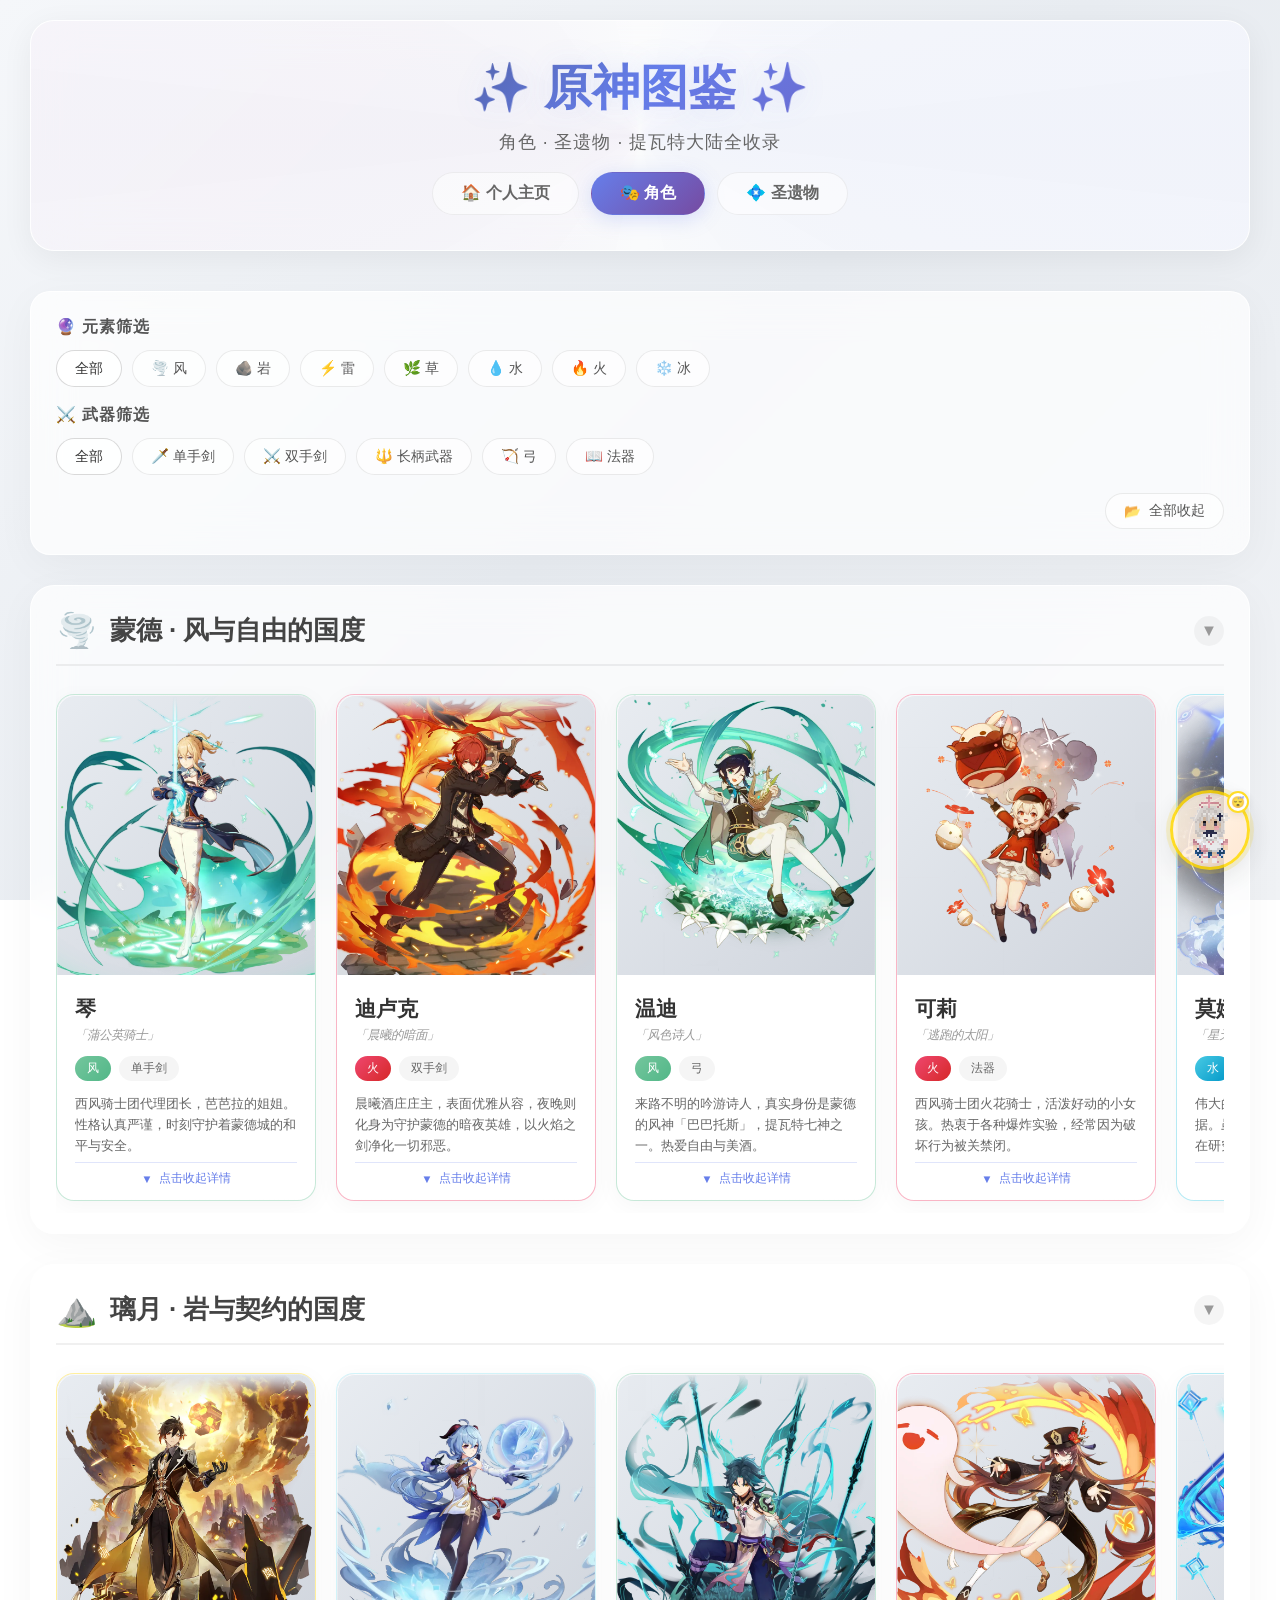
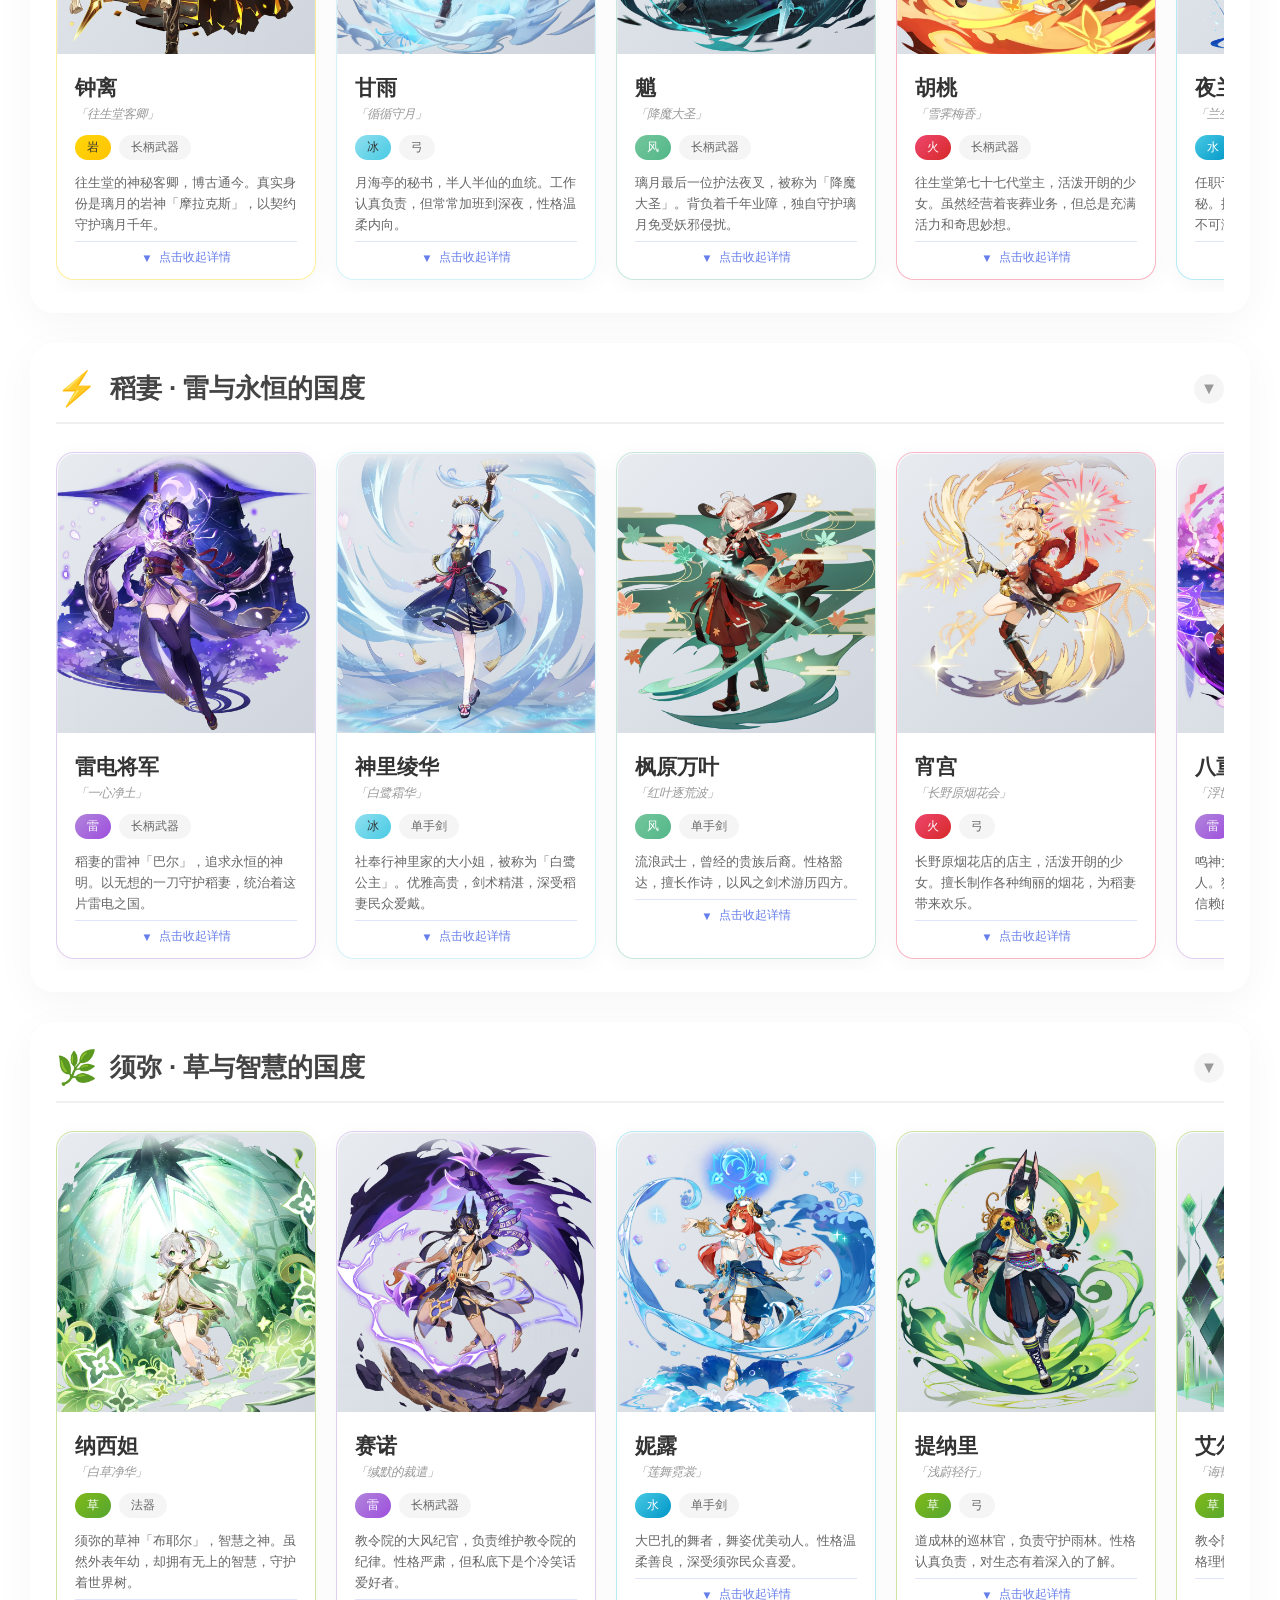
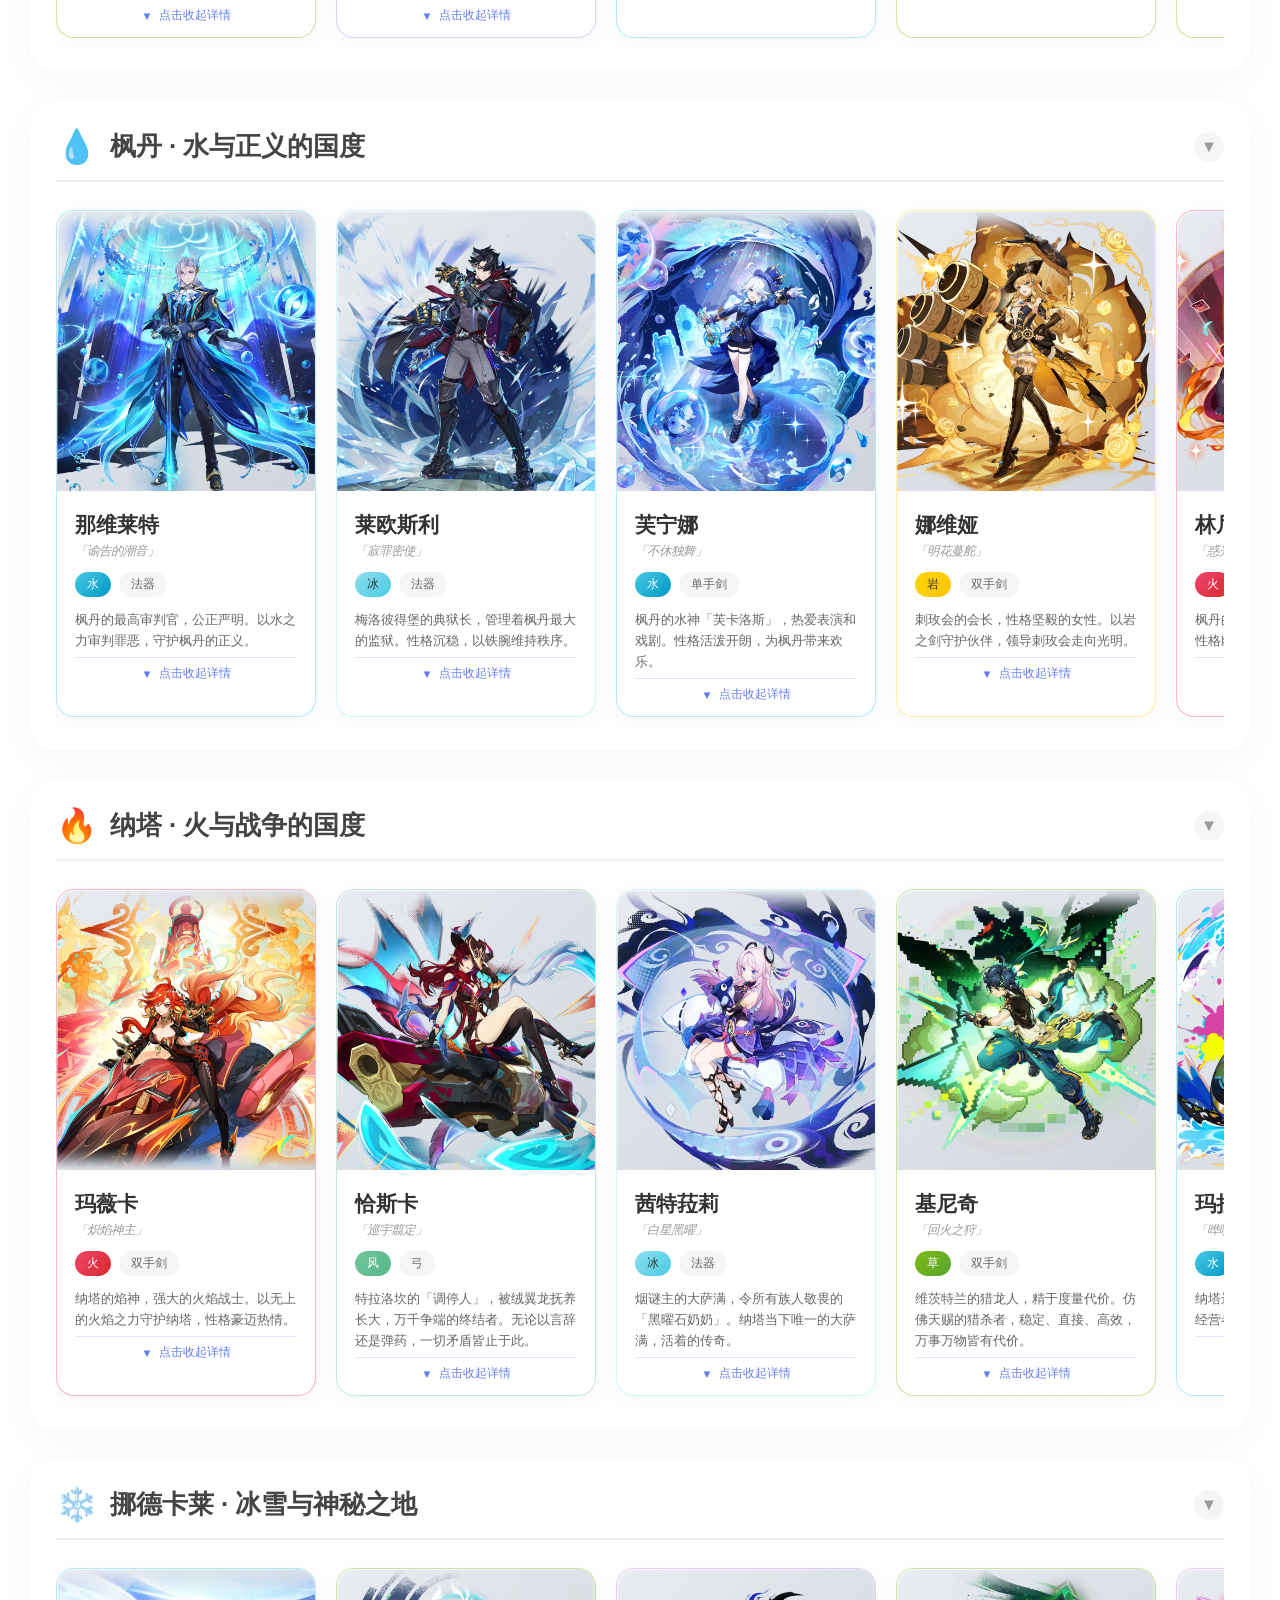
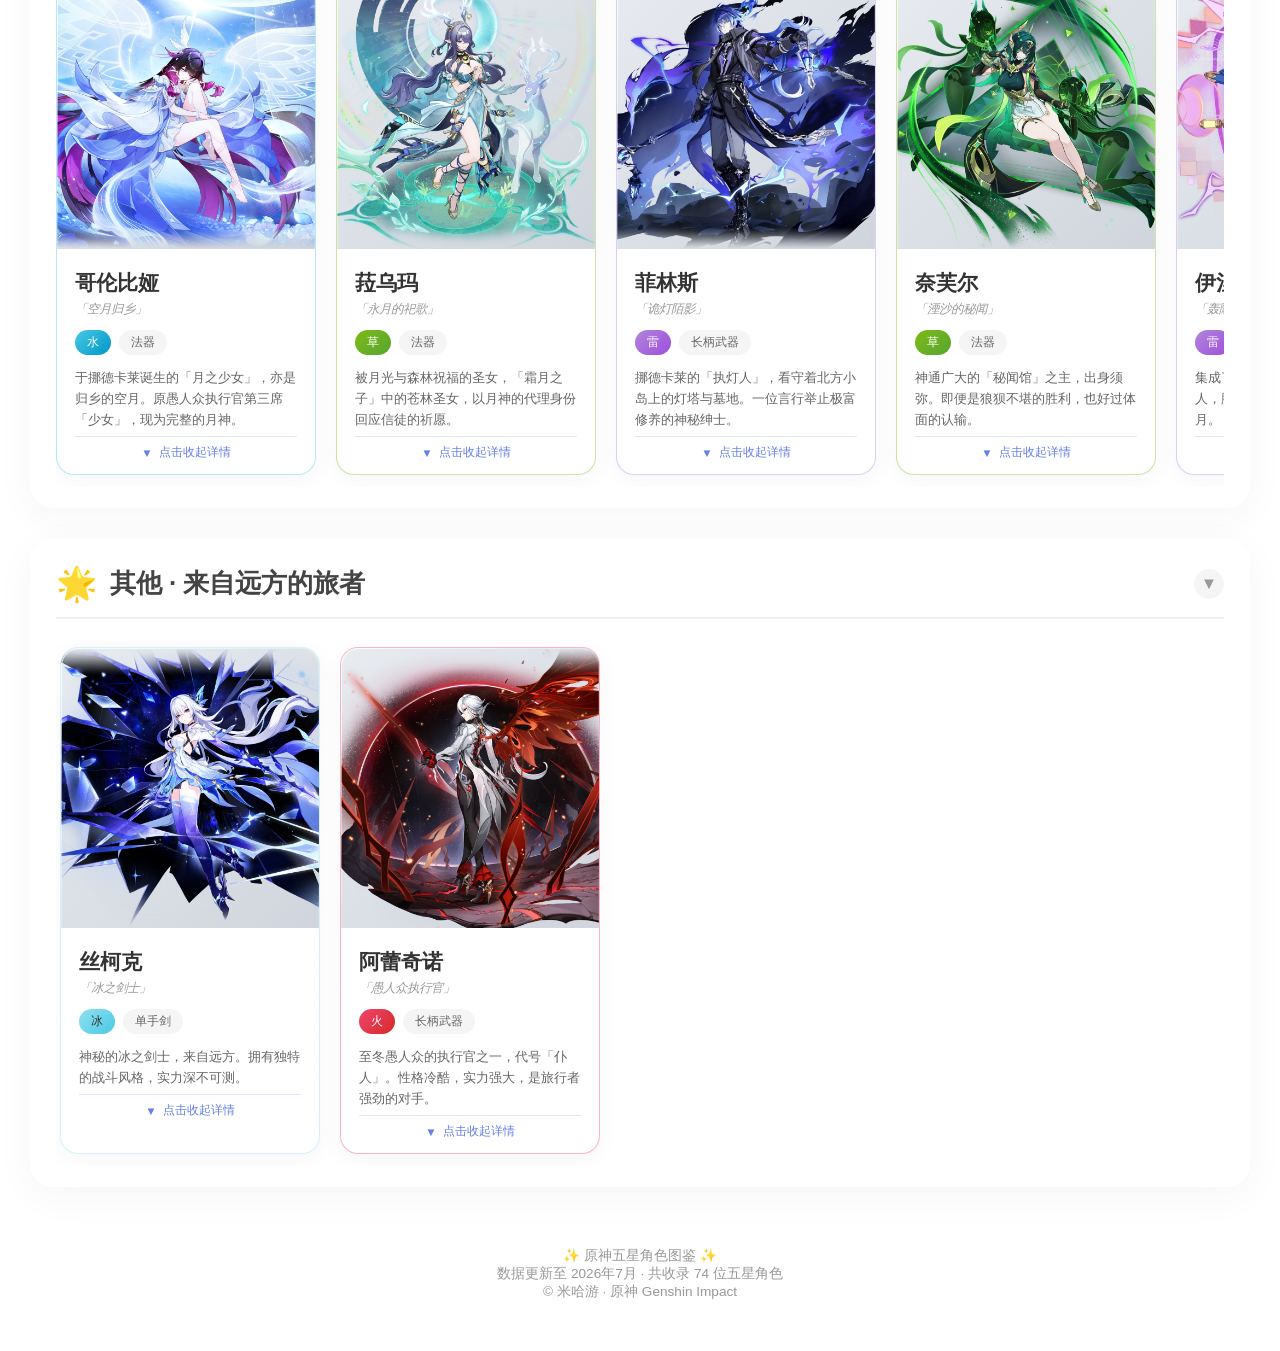
<file: genshin/index.html>
<!DOCTYPE html>
<html lang="zh-CN">
<head>
    <meta charset="UTF-8">
    <meta name="viewport" content="width=device-width, initial-scale=1.0">
    <title>原神图鉴 · 角色</title>
    <link rel="stylesheet" href="../css/style.css">
</head>
<body>
    <div class="container">
        <header>
            <h1>✨ 原神图鉴 ✨</h1>
            <p class="subtitle">角色 · 圣遗物 · 提瓦特大陆全收录</p>
            <div class="nav-tabs">
                <a href="../index.html" class="nav-tab">🏠 个人主页</a>
                <a href="index.html" class="nav-tab active">🎭 角色</a>
                <a href="artifacts.html" class="nav-tab">💠 圣遗物</a>
            </div>
        </header>

        <!-- 筛选区域 -->
        <section class="filter-section">
            <div class="filter-group">
                <span class="filter-label">🔮 元素筛选</span>
                <div class="filter-buttons">
                    <button class="filter-btn reset-btn active" data-filter="all" data-type="element">全部</button>
                    <button class="filter-btn" data-filter="anemo" data-type="element">🌪️ 风</button>
                    <button class="filter-btn" data-filter="geo" data-type="element">🪨 岩</button>
                    <button class="filter-btn" data-filter="electro" data-type="element">⚡ 雷</button>
                    <button class="filter-btn" data-filter="dendro" data-type="element">🌿 草</button>
                    <button class="filter-btn" data-filter="hydro" data-type="element">💧 水</button>
                    <button class="filter-btn" data-filter="pyro" data-type="element">🔥 火</button>
                    <button class="filter-btn" data-filter="cryo" data-type="element">❄️ 冰</button>
                </div>
            </div>
            <div class="filter-group">
                <span class="filter-label">⚔️ 武器筛选</span>
                <div class="filter-buttons">
                    <button class="filter-btn reset-btn active" data-filter="all" data-type="weapon">全部</button>
                    <button class="filter-btn" data-filter="单手剑" data-type="weapon">🗡️ 单手剑</button>
                    <button class="filter-btn" data-filter="双手剑" data-type="weapon">⚔️ 双手剑</button>
                    <button class="filter-btn" data-filter="长柄武器" data-type="weapon">🔱 长柄武器</button>
                    <button class="filter-btn" data-filter="弓" data-type="weapon">🏹 弓</button>
                    <button class="filter-btn" data-filter="法器" data-type="weapon">📖 法器</button>
                </div>
            </div>
            <div class="filter-actions">
                <button class="toggle-all-btn" id="toggleAllBtn"><span>📂</span> 全部收起</button>
            </div>
        </section>

        <div class="no-results">😢 没有符合条件的角色</div>

        <!-- 蒙德 -->
        <section class="region-section">
            <h2 class="region-title">
                <span class="region-icon">🌪️</span>
                <span>蒙德 · 风与自由的国度</span>
                <span class="region-toggle"><span class="region-toggle-icon">▼</span></span>
            </h2>
            <div class="region-content">
            <div class="scroll-wrapper">
                <button class="scroll-arrow left">‹</button>
                <div class="characters-scroll">
                <div class="character-card" data-element="anemo" data-weapon="单手剑">
                    <img class="character-image" src="../images/琴.webp" alt="琴">
                    <div class="character-info">
                        <div class="character-name">琴</div>
                        <div class="character-title">「蒲公英骑士」</div>
                        <div class="character-meta">
                            <span class="meta-tag element-tag element-anemo">风</span>
                            <span class="meta-tag weapon-tag">单手剑</span>
                        </div>
                        <div class="character-desc">西风骑士团代理团长，芭芭拉的姐姐。性格认真严谨，时刻守护着蒙德城的和平与安全。</div>
                        <div class="card-expand-hint"><span class="hint-icon">▼</span> <span class="hint-text">点击收起详情</span></div>
                    </div>
                </div>

                <div class="character-card" data-element="pyro" data-weapon="双手剑">
                    <img class="character-image" src="../images/迪卢克.webp" alt="迪卢克">
                    <div class="character-info">
                        <div class="character-name">迪卢克</div>
                        <div class="character-title">「晨曦的暗面」</div>
                        <div class="character-meta">
                            <span class="meta-tag element-tag element-pyro">火</span>
                            <span class="meta-tag weapon-tag">双手剑</span>
                        </div>
                        <div class="character-desc">晨曦酒庄庄主，表面优雅从容，夜晚则化身为守护蒙德的暗夜英雄，以火焰之剑净化一切邪恶。</div>
                        <div class="card-expand-hint"><span class="hint-icon">▼</span> <span class="hint-text">点击收起详情</span></div>
                    </div>
                </div>

                <div class="character-card" data-element="anemo" data-weapon="弓">
                    <img class="character-image" src="../images/温迪.webp" alt="温迪">
                    <div class="character-info">
                        <div class="character-name">温迪</div>
                        <div class="character-title">「风色诗人」</div>
                        <div class="character-meta">
                            <span class="meta-tag element-tag element-anemo">风</span>
                            <span class="meta-tag weapon-tag">弓</span>
                        </div>
                        <div class="character-desc">来路不明的吟游诗人，真实身份是蒙德的风神「巴巴托斯」，提瓦特七神之一。热爱自由与美酒。</div>
                        <div class="card-expand-hint"><span class="hint-icon">▼</span> <span class="hint-text">点击收起详情</span></div>
                    </div>
                </div>

                <div class="character-card" data-element="pyro" data-weapon="法器">
                    <img class="character-image" src="../images/可莉.webp" alt="可莉">
                    <div class="character-info">
                        <div class="character-name">可莉</div>
                        <div class="character-title">「逃跑的太阳」</div>
                        <div class="character-meta">
                            <span class="meta-tag element-tag element-pyro">火</span>
                            <span class="meta-tag weapon-tag">法器</span>
                        </div>
                        <div class="character-desc">西风骑士团火花骑士，活泼好动的小女孩。热衷于各种爆炸实验，经常因为破坏行为被关禁闭。</div>
                        <div class="card-expand-hint"><span class="hint-icon">▼</span> <span class="hint-text">点击收起详情</span></div>
                    </div>
                </div>

                <div class="character-card" data-element="hydro" data-weapon="法器">
                    <img class="character-image" src="../images/莫娜.webp" alt="莫娜">
                    <div class="character-info">
                        <div class="character-name">莫娜</div>
                        <div class="character-title">「星天水镜」</div>
                        <div class="character-meta">
                            <span class="meta-tag element-tag element-hydro">水</span>
                            <span class="meta-tag weapon-tag">法器</span>
                        </div>
                        <div class="character-desc">伟大的占星术士，博闻强识但生活拮据。虽然才华横溢，却总是因为把钱花在研究上而吃不起饭。</div>
                        <div class="card-expand-hint"><span class="hint-icon">▼</span> <span class="hint-text">点击收起详情</span></div>
                    </div>
                </div>

                <div class="character-card" data-element="cryo" data-weapon="双手剑">
                    <img class="character-image" src="../images/优菈.webp" alt="优菈">
                    <div class="character-info">
                        <div class="character-name">优菈</div>
                        <div class="character-title">「浪沫的旋舞」</div>
                        <div class="character-meta">
                            <span class="meta-tag element-tag element-cryo">冰</span>
                            <span class="meta-tag weapon-tag">双手剑</span>
                        </div>
                        <div class="character-desc">西风骑士团游击小队队长，劳伦斯家族的后裔。虽然出身于旧贵族，却选择了守护蒙德的道路。</div>
                        <div class="card-expand-hint"><span class="hint-icon">▼</span> <span class="hint-text">点击收起详情</span></div>
                    </div>
                </div>

                <div class="character-card" data-element="geo" data-weapon="单手剑">
                    <img class="character-image" src="../images/阿贝多.webp" alt="阿贝多">
                    <div class="character-info">
                        <div class="character-name">阿贝多</div>
                        <div class="character-title">「白垩之子」</div>
                        <div class="character-meta">
                            <span class="meta-tag element-tag element-geo">岩</span>
                            <span class="meta-tag weapon-tag">单手剑</span>
                        </div>
                        <div class="character-desc">西风骑士团首席炼金术士，天才学者。对世间万物充满好奇，致力于探索世界的真理。</div>
                        <div class="card-expand-hint"><span class="hint-icon">▼</span> <span class="hint-text">点击收起详情</span></div>
                    </div>
                </div>

                <div class="character-card" data-element="anemo" data-weapon="双手剑">
                    <img class="character-image" src="../images/法尔伽.webp" alt="法尔伽">
                    <div class="character-info">
                        <div class="character-name">法尔伽</div>
                        <div class="character-title">「北风骑士」</div>
                        <div class="character-meta">
                            <span class="meta-tag element-tag element-anemo">风</span>
                            <span class="meta-tag weapon-tag">双手剑</span>
                        </div>
                        <div class="character-desc">西风骑士团大团长，传说中的北风骑士。率领骑士团远征多年，是蒙德最强大的战士之一。</div>
                        <div class="card-expand-hint"><span class="hint-icon">▼</span> <span class="hint-text">点击收起详情</span></div>
                    </div>
                </div>

                <div class="character-card" data-element="cryo" data-weapon="长柄武器">
                    <img class="character-image" src="../images/洛恩.webp" alt="洛恩">
                    <div class="character-info">
                        <div class="character-name">洛恩</div>
                        <div class="character-title">「恣锐锋镞」</div>
                        <div class="character-meta">
                            <span class="meta-tag element-tag element-cryo">冰</span>
                            <span class="meta-tag weapon-tag">长柄武器</span>
                        </div>
                        <div class="character-desc">西风骑士团远程小队副队长，行事不拘一格，钟情于非常规战术的骑士。战场上执锐疾驰，是最锐利的锋矢。</div>
                        <div class="card-expand-hint"><span class="hint-icon">▼</span> <span class="hint-text">点击收起详情</span></div>
                    </div>
                </div>

                <div class="character-card" data-element="pyro" data-weapon="单手剑">
                    <img class="character-image" src="../images/杜林.webp" alt="杜林">
                    <div class="character-info">
                        <div class="character-name">杜林</div>
                        <div class="character-title">「不熄灭的火」</div>
                        <div class="character-meta">
                            <span class="meta-tag element-tag element-pyro">火</span>
                            <span class="meta-tag weapon-tag">单手剑</span>
                        </div>
                        <div class="character-desc">在魔女M笔下诞生的龙，借助炼金术获得了人类少年的身体，正在努力学习如何作为一名人类生活下去。</div>
                        <div class="card-expand-hint"><span class="hint-icon">▼</span> <span class="hint-text">点击收起详情</span></div>
                    </div>
                </div>
                <button class="scroll-arrow right">›</button>
            </div>
        </div>
        </div>
        </section>

        <!-- 璃月 -->
        <section class="region-section">
            <h2 class="region-title">
                <span class="region-icon">⛰️</span>
                <span>璃月 · 岩与契约的国度</span>
                <span class="region-toggle"><span class="region-toggle-icon">▼</span></span>
            </h2>
            <div class="region-content">
            <div class="scroll-wrapper">
                <button class="scroll-arrow left">‹</button>
                <div class="characters-scroll">
                <div class="character-card" data-element="geo" data-weapon="长柄武器">
                    <img class="character-image" src="../images/钟离.webp" alt="钟离">
                    <div class="character-info">
                        <div class="character-name">钟离</div>
                        <div class="character-title">「往生堂客卿」</div>
                        <div class="character-meta">
                            <span class="meta-tag element-tag element-geo">岩</span>
                            <span class="meta-tag weapon-tag">长柄武器</span>
                        </div>
                        <div class="character-desc">往生堂的神秘客卿，博古通今。真实身份是璃月的岩神「摩拉克斯」，以契约守护璃月千年。</div>
                        <div class="card-expand-hint"><span class="hint-icon">▼</span> <span class="hint-text">点击收起详情</span></div>
                    </div>
                </div>

                <div class="character-card" data-element="cryo" data-weapon="弓">
                    <img class="character-image" src="../images/甘雨.webp" alt="甘雨">
                    <div class="character-info">
                        <div class="character-name">甘雨</div>
                        <div class="character-title">「循循守月」</div>
                        <div class="character-meta">
                            <span class="meta-tag element-tag element-cryo">冰</span>
                            <span class="meta-tag weapon-tag">弓</span>
                        </div>
                        <div class="character-desc">月海亭的秘书，半人半仙的血统。工作认真负责，但常常加班到深夜，性格温柔内向。</div>
                        <div class="card-expand-hint"><span class="hint-icon">▼</span> <span class="hint-text">点击收起详情</span></div>
                    </div>
                </div>

                <div class="character-card" data-element="anemo" data-weapon="长柄武器">
                    <img class="character-image" src="../images/魈.webp" alt="魈">
                    <div class="character-info">
                        <div class="character-name">魈</div>
                        <div class="character-title">「降魔大圣」</div>
                        <div class="character-meta">
                            <span class="meta-tag element-tag element-anemo">风</span>
                            <span class="meta-tag weapon-tag">长柄武器</span>
                        </div>
                        <div class="character-desc">璃月最后一位护法夜叉，被称为「降魔大圣」。背负着千年业障，独自守护璃月免受妖邪侵扰。</div>
                        <div class="card-expand-hint"><span class="hint-icon">▼</span> <span class="hint-text">点击收起详情</span></div>
                    </div>
                </div>

                <div class="character-card" data-element="pyro" data-weapon="长柄武器">
                    <img class="character-image" src="../images/胡桃.webp" alt="胡桃">
                    <div class="character-info">
                        <div class="character-name">胡桃</div>
                        <div class="character-title">「雪霁梅香」</div>
                        <div class="character-meta">
                            <span class="meta-tag element-tag element-pyro">火</span>
                            <span class="meta-tag weapon-tag">长柄武器</span>
                        </div>
                        <div class="character-desc">往生堂第七十七代堂主，活泼开朗的少女。虽然经营着丧葬业务，但总是充满活力和奇思妙想。</div>
                        <div class="card-expand-hint"><span class="hint-icon">▼</span> <span class="hint-text">点击收起详情</span></div>
                    </div>
                </div>

                <div class="character-card" data-element="hydro" data-weapon="弓">
                    <img class="character-image" src="../images/夜兰.webp" alt="夜兰">
                    <div class="character-info">
                        <div class="character-name">夜兰</div>
                        <div class="character-title">「兰生月影」</div>
                        <div class="character-meta">
                            <span class="meta-tag element-tag element-hydro">水</span>
                            <span class="meta-tag weapon-tag">弓</span>
                        </div>
                        <div class="character-desc">任职于璃月总务司的情报官，行踪神秘。擅长情报收集和暗中行动，实力深不可测。</div>
                        <div class="card-expand-hint"><span class="hint-icon">▼</span> <span class="hint-text">点击收起详情</span></div>
                    </div>
                </div>

                <div class="character-card" data-element="cryo" data-weapon="长柄武器">
                    <img class="character-image" src="../images/申鹤.webp" alt="申鹤">
                    <div class="character-info">
                        <div class="character-name">申鹤</div>
                        <div class="character-title">「孤辰茕怀」</div>
                        <div class="character-meta">
                            <span class="meta-tag element-tag element-cryo">冰</span>
                            <span class="meta-tag weapon-tag">长柄武器</span>
                        </div>
                        <div class="character-desc">自幼被仙人收养的神秘少女，拥有「孤辰之命」。性格冷淡，不善与人交往，但内心善良。</div>
                        <div class="card-expand-hint"><span class="hint-icon">▼</span> <span class="hint-text">点击收起详情</span></div>
                    </div>
                </div>

                <div class="character-card" data-element="dendro" data-weapon="法器">
                    <img class="character-image" src="../images/白术.webp" alt="白术">
                    <div class="character-info">
                        <div class="character-name">白术</div>
                        <div class="character-title">「药师」</div>
                        <div class="character-meta">
                            <span class="meta-tag element-tag element-dendro">草</span>
                            <span class="meta-tag weapon-tag">法器</span>
                        </div>
                        <div class="character-desc">不卜庐的药师，医术高超。身边总跟着一条名为「长生」的小蛇，性格温和，乐于助人。</div>
                        <div class="card-expand-hint"><span class="hint-icon">▼</span> <span class="hint-text">点击收起详情</span></div>
                    </div>
                </div>

                <div class="character-card" data-element="anemo" data-weapon="法器">
                    <img class="character-image" src="../images/闲云.webp" alt="闲云">
                    <div class="character-info">
                        <div class="character-name">闲云</div>
                        <div class="character-title">「云间仙人」</div>
                        <div class="character-meta">
                            <span class="meta-tag element-tag element-anemo">风</span>
                            <span class="meta-tag weapon-tag">法器</span>
                        </div>
                        <div class="character-desc">璃月的仙人之一，性格随和。擅长风水之术，常以云雾为伴，悠然自得。</div>
                        <div class="card-expand-hint"><span class="hint-icon">▼</span> <span class="hint-text">点击收起详情</span></div>
                    </div>
                </div>

                <div class="character-card" data-element="geo" data-weapon="单手剑">
                    <img class="character-image" src="../images/兹白.webp" alt="兹白">
                    <div class="character-info">
                        <div class="character-name">兹白</div>
                        <div class="character-title">「驹隙隐泉」</div>
                        <div class="character-meta">
                            <span class="meta-tag element-tag element-geo">岩</span>
                            <span class="meta-tag weapon-tag">单手剑</span>
                        </div>
                        <div class="character-desc">璃月传说中的白马仙人，其痕迹留存于各种书籍与民话中，是璃月仙话中最神秘的一位。</div>
                        <div class="card-expand-hint"><span class="hint-icon">▼</span> <span class="hint-text">点击收起详情</span></div>
                    </div>
                </div>
                <button class="scroll-arrow right">›</button>
            </div>
        </div>
        </div>
        </section>

        <!-- 稻妻 -->
        <section class="region-section">
            <h2 class="region-title">
                <span class="region-icon">⚡</span>
                <span>稻妻 · 雷与永恒的国度</span>
                <span class="region-toggle"><span class="region-toggle-icon">▼</span></span>
            </h2>
            <div class="region-content">
            <div class="scroll-wrapper">
                <button class="scroll-arrow left">‹</button>
                <div class="characters-scroll">
                <div class="character-card" data-element="electro" data-weapon="长柄武器">
                    <img class="character-image" src="../images/雷电将军.webp" alt="雷电将军">
                    <div class="character-info">
                        <div class="character-name">雷电将军</div>
                        <div class="character-title">「一心净土」</div>
                        <div class="character-meta">
                            <span class="meta-tag element-tag element-electro">雷</span>
                            <span class="meta-tag weapon-tag">长柄武器</span>
                        </div>
                        <div class="character-desc">稻妻的雷神「巴尔」，追求永恒的神明。以无想的一刀守护稻妻，统治着这片雷电之国。</div>
                        <div class="card-expand-hint"><span class="hint-icon">▼</span> <span class="hint-text">点击收起详情</span></div>
                    </div>
                </div>

                <div class="character-card" data-element="cryo" data-weapon="单手剑">
                    <img class="character-image" src="../images/神里绫华.webp" alt="神里绫华">
                    <div class="character-info">
                        <div class="character-name">神里绫华</div>
                        <div class="character-title">「白鹭霜华」</div>
                        <div class="character-meta">
                            <span class="meta-tag element-tag element-cryo">冰</span>
                            <span class="meta-tag weapon-tag">单手剑</span>
                        </div>
                        <div class="character-desc">社奉行神里家的大小姐，被称为「白鹭公主」。优雅高贵，剑术精湛，深受稻妻民众爱戴。</div>
                        <div class="card-expand-hint"><span class="hint-icon">▼</span> <span class="hint-text">点击收起详情</span></div>
                    </div>
                </div>

                <div class="character-card" data-element="anemo" data-weapon="单手剑">
                    <img class="character-image" src="../images/枫原万叶.webp" alt="枫原万叶">
                    <div class="character-info">
                        <div class="character-name">枫原万叶</div>
                        <div class="character-title">「红叶逐荒波」</div>
                        <div class="character-meta">
                            <span class="meta-tag element-tag element-anemo">风</span>
                            <span class="meta-tag weapon-tag">单手剑</span>
                        </div>
                        <div class="character-desc">流浪武士，曾经的贵族后裔。性格豁达，擅长作诗，以风之剑术游历四方。</div>
                        <div class="card-expand-hint"><span class="hint-icon">▼</span> <span class="hint-text">点击收起详情</span></div>
                    </div>
                </div>

                <div class="character-card" data-element="pyro" data-weapon="弓">
                    <img class="character-image" src="../images/宵宫.webp" alt="宵宫">
                    <div class="character-info">
                        <div class="character-name">宵宫</div>
                        <div class="character-title">「长野原烟花会」</div>
                        <div class="character-meta">
                            <span class="meta-tag element-tag element-pyro">火</span>
                            <span class="meta-tag weapon-tag">弓</span>
                        </div>
                        <div class="character-desc">长野原烟花店的店主，活泼开朗的少女。擅长制作各种绚丽的烟花，为稻妻带来欢乐。</div>
                        <div class="card-expand-hint"><span class="hint-icon">▼</span> <span class="hint-text">点击收起详情</span></div>
                    </div>
                </div>

                <div class="character-card" data-element="electro" data-weapon="法器">
                    <img class="character-image" src="../images/八重神子.webp" alt="八重神子">
                    <div class="character-info">
                        <div class="character-name">八重神子</div>
                        <div class="character-title">「浮世笑百姿」</div>
                        <div class="character-meta">
                            <span class="meta-tag element-tag element-electro">雷</span>
                            <span class="meta-tag weapon-tag">法器</span>
                        </div>
                        <div class="character-desc">鸣神大社的宫司大人，八重堂的创始人。狡黠聪慧，喜欢恶作剧，是雷神最信赖的友人。</div>
                        <div class="card-expand-hint"><span class="hint-icon">▼</span> <span class="hint-text">点击收起详情</span></div>
                    </div>
                </div>

                <div class="character-card" data-element="hydro" data-weapon="单手剑">
                    <img class="character-image" src="../images/神里绫人.webp" alt="神里绫人">
                    <div class="character-info">
                        <div class="character-name">神里绫人</div>
                        <div class="character-title">「苍流涟波」</div>
                        <div class="character-meta">
                            <span class="meta-tag element-tag element-hydro">水</span>
                            <span class="meta-tag weapon-tag">单手剑</span>
                        </div>
                        <div class="character-desc">社奉行神里家的家主，绫华的兄长。沉稳睿智，以水之剑术守护家族和稻妻。</div>
                        <div class="card-expand-hint"><span class="hint-icon">▼</span> <span class="hint-text">点击收起详情</span></div>
                    </div>
                </div>

                <div class="character-card" data-element="geo" data-weapon="双手剑">
                    <img class="character-image" src="../images/荒泷一斗.webp" alt="荒泷一斗">
                    <div class="character-info">
                        <div class="character-name">荒泷一斗</div>
                        <div class="character-title">「最凶最恶的鬼族老大」</div>
                        <div class="character-meta">
                            <span class="meta-tag element-tag element-geo">岩</span>
                            <span class="meta-tag weapon-tag">双手剑</span>
                        </div>
                        <div class="character-desc">荒泷派的老大，豪爽的鬼族后裔。虽然看起来粗犷，但重情重义，深受手下爱戴。</div>
                        <div class="card-expand-hint"><span class="hint-icon">▼</span> <span class="hint-text">点击收起详情</span></div>
                    </div>
                </div>

                <div class="character-card" data-element="hydro" data-weapon="法器">
                    <img class="character-image" src="../images/珊瑚宫心海.webp" alt="珊瑚宫心海">
                    <div class="character-info">
                        <div class="character-name">珊瑚宫心海</div>
                        <div class="character-title">「深海独酌」</div>
                        <div class="character-meta">
                            <span class="meta-tag element-tag element-hydro">水</span>
                            <span class="meta-tag weapon-tag">法器</span>
                        </div>
                        <div class="character-desc">海祇岛的现人神巫女，智谋过人的军事家。领导海祇岛反抗军，以卓越的战术闻名。</div>
                        <div class="card-expand-hint"><span class="hint-icon">▼</span> <span class="hint-text">点击收起详情</span></div>
                    </div>
                </div>

                <div class="character-card" data-element="geo" data-weapon="单手剑">
                    <img class="character-image" src="../images/千织.webp" alt="千织">
                    <div class="character-info">
                        <div class="character-name">千织</div>
                        <div class="character-title">「织裳师」</div>
                        <div class="character-meta">
                            <span class="meta-tag element-tag element-geo">岩</span>
                            <span class="meta-tag weapon-tag">单手剑</span>
                        </div>
                        <div class="character-desc">稻妻的织裳师，技艺精湛。性格直爽，对自己的作品有着极高的自信和要求。</div>
                        <div class="card-expand-hint"><span class="hint-icon">▼</span> <span class="hint-text">点击收起详情</span></div>
                    </div>
                </div>

                <div class="character-card" data-element="anemo" data-weapon="法器">
                    <img class="character-image" src="../images/梦见月瑞希.webp" alt="梦见月瑞希">
                    <div class="character-info">
                        <div class="character-name">梦见月瑞希</div>
                        <div class="character-title">「绮梦缱绻」</div>
                        <div class="character-meta">
                            <span class="meta-tag element-tag element-anemo">风</span>
                            <span class="meta-tag weapon-tag">法器</span>
                        </div>
                        <div class="character-desc">「秋沙钱汤」的大股东，梦貘一族的心理诊疗师，致力于驱散噩梦，为人们带来安宁的心境。</div>
                        <div class="card-expand-hint"><span class="hint-icon">▼</span> <span class="hint-text">点击收起详情</span></div>
                    </div>
                </div>
                <button class="scroll-arrow right">›</button>
            </div>
        </div>
        </div>
        </section>

        <!-- 须弥 -->
        <section class="region-section">
            <h2 class="region-title">
                <span class="region-icon">🌿</span>
                <span>须弥 · 草与智慧的国度</span>
                <span class="region-toggle"><span class="region-toggle-icon">▼</span></span>
            </h2>
            <div class="region-content">
            <div class="scroll-wrapper">
                <button class="scroll-arrow left">‹</button>
                <div class="characters-scroll">
                <div class="character-card" data-element="dendro" data-weapon="法器">
                    <img class="character-image" src="../images/纳西妲.webp" alt="纳西妲">
                    <div class="character-info">
                        <div class="character-name">纳西妲</div>
                        <div class="character-title">「白草净华」</div>
                        <div class="character-meta">
                            <span class="meta-tag element-tag element-dendro">草</span>
                            <span class="meta-tag weapon-tag">法器</span>
                        </div>
                        <div class="character-desc">须弥的草神「布耶尔」，智慧之神。虽然外表年幼，却拥有无上的智慧，守护着世界树。</div>
                        <div class="card-expand-hint"><span class="hint-icon">▼</span> <span class="hint-text">点击收起详情</span></div>
                    </div>
                </div>

                <div class="character-card" data-element="electro" data-weapon="长柄武器">
                    <img class="character-image" src="../images/赛诺.webp" alt="赛诺">
                    <div class="character-info">
                        <div class="character-name">赛诺</div>
                        <div class="character-title">「缄默的裁遣」</div>
                        <div class="character-meta">
                            <span class="meta-tag element-tag element-electro">雷</span>
                            <span class="meta-tag weapon-tag">长柄武器</span>
                        </div>
                        <div class="character-desc">教令院的大风纪官，负责维护教令院的纪律。性格严肃，但私底下是个冷笑话爱好者。</div>
                        <div class="card-expand-hint"><span class="hint-icon">▼</span> <span class="hint-text">点击收起详情</span></div>
                    </div>
                </div>

                <div class="character-card" data-element="hydro" data-weapon="单手剑">
                    <img class="character-image" src="../images/妮露.webp" alt="妮露">
                    <div class="character-info">
                        <div class="character-name">妮露</div>
                        <div class="character-title">「莲舞霓裳」</div>
                        <div class="character-meta">
                            <span class="meta-tag element-tag element-hydro">水</span>
                            <span class="meta-tag weapon-tag">单手剑</span>
                        </div>
                        <div class="character-desc">大巴扎的舞者，舞姿优美动人。性格温柔善良，深受须弥民众喜爱。</div>
                        <div class="card-expand-hint"><span class="hint-icon">▼</span> <span class="hint-text">点击收起详情</span></div>
                    </div>
                </div>

                <div class="character-card" data-element="dendro" data-weapon="弓">
                    <img class="character-image" src="../images/提纳里.webp" alt="提纳里">
                    <div class="character-info">
                        <div class="character-name">提纳里</div>
                        <div class="character-title">「浅蔚轻行」</div>
                        <div class="character-meta">
                            <span class="meta-tag element-tag element-dendro">草</span>
                            <span class="meta-tag weapon-tag">弓</span>
                        </div>
                        <div class="character-desc">道成林的巡林官，负责守护雨林。性格认真负责，对生态有着深入的了解。</div>
                        <div class="card-expand-hint"><span class="hint-icon">▼</span> <span class="hint-text">点击收起详情</span></div>
                    </div>
                </div>

                <div class="character-card" data-element="dendro" data-weapon="单手剑">
                    <img class="character-image" src="../images/艾尔海森.webp" alt="艾尔海森">
                    <div class="character-info">
                        <div class="character-name">艾尔海森</div>
                        <div class="character-title">「诲韬的诤言」</div>
                        <div class="character-meta">
                            <span class="meta-tag element-tag element-dendro">草</span>
                            <span class="meta-tag weapon-tag">单手剑</span>
                        </div>
                        <div class="character-desc">教令院的书记官，才华横溢的学者。性格理性冷静，追求知识和真理。</div>
                        <div class="card-expand-hint"><span class="hint-icon">▼</span> <span class="hint-text">点击收起详情</span></div>
                    </div>
                </div>

                <div class="character-card" data-element="pyro" data-weapon="双手剑">
                    <img class="character-image" src="../images/迪希雅.webp" alt="迪希雅">
                    <div class="character-info">
                        <div class="character-name">迪希雅</div>
                        <div class="character-title">「炽鬃之狮」</div>
                        <div class="character-meta">
                            <span class="meta-tag element-tag element-pyro">火</span>
                            <span class="meta-tag weapon-tag">双手剑</span>
                        </div>
                        <div class="character-desc">沙漠中的佣兵，豪爽直率的女性。擅长使用火焰之力，为正义而战。</div>
                        <div class="card-expand-hint"><span class="hint-icon">▼</span> <span class="hint-text">点击收起详情</span></div>
                    </div>
                </div>

                <div class="character-card" data-element="anemo" data-weapon="法器">
                    <img class="character-image" src="../images/流浪者.webp" alt="流浪者">
                    <div class="character-info">
                        <div class="character-name">流浪者</div>
                        <div class="character-title">「久世歌浮」</div>
                        <div class="character-meta">
                            <span class="meta-tag element-tag element-anemo">风</span>
                            <span class="meta-tag weapon-tag">法器</span>
                        </div>
                        <div class="character-desc">曾经的人偶，如今以流浪者的身份游历四方。性格傲娇毒舌，但内心有着复杂的情感。</div>
                        <div class="card-expand-hint"><span class="hint-icon">▼</span> <span class="hint-text">点击收起详情</span></div>
                    </div>
                </div>
                <button class="scroll-arrow right">›</button>
            </div>
        </div>
        </div>
        </section>

        <!-- 枫丹 -->
        <section class="region-section">
            <h2 class="region-title">
                <span class="region-icon">💧</span>
                <span>枫丹 · 水与正义的国度</span>
                <span class="region-toggle"><span class="region-toggle-icon">▼</span></span>
            </h2>
            <div class="region-content">
            <div class="scroll-wrapper">
                <button class="scroll-arrow left">‹</button>
                <div class="characters-scroll">
                <div class="character-card" data-element="hydro" data-weapon="法器">
                    <img class="character-image" src="../images/那维莱特.webp" alt="那维莱特">
                    <div class="character-info">
                        <div class="character-name">那维莱特</div>
                        <div class="character-title">「谕告的潮音」</div>
                        <div class="character-meta">
                            <span class="meta-tag element-tag element-hydro">水</span>
                            <span class="meta-tag weapon-tag">法器</span>
                        </div>
                        <div class="character-desc">枫丹的最高审判官，公正严明。以水之力审判罪恶，守护枫丹的正义。</div>
                        <div class="card-expand-hint"><span class="hint-icon">▼</span> <span class="hint-text">点击收起详情</span></div>
                    </div>
                </div>

                <div class="character-card" data-element="cryo" data-weapon="法器">
                    <img class="character-image" src="../images/莱欧斯利.webp" alt="莱欧斯利">
                    <div class="character-info">
                        <div class="character-name">莱欧斯利</div>
                        <div class="character-title">「寂罪密使」</div>
                        <div class="character-meta">
                            <span class="meta-tag element-tag element-cryo">冰</span>
                            <span class="meta-tag weapon-tag">法器</span>
                        </div>
                        <div class="character-desc">梅洛彼得堡的典狱长，管理着枫丹最大的监狱。性格沉稳，以铁腕维持秩序。</div>
                        <div class="card-expand-hint"><span class="hint-icon">▼</span> <span class="hint-text">点击收起详情</span></div>
                    </div>
                </div>

                <div class="character-card" data-element="hydro" data-weapon="单手剑">
                    <img class="character-image" src="../images/芙宁娜.webp" alt="芙宁娜">
                    <div class="character-info">
                        <div class="character-name">芙宁娜</div>
                        <div class="character-title">「不休独舞」</div>
                        <div class="character-meta">
                            <span class="meta-tag element-tag element-hydro">水</span>
                            <span class="meta-tag weapon-tag">单手剑</span>
                        </div>
                        <div class="character-desc">枫丹的水神「芙卡洛斯」，热爱表演和戏剧。性格活泼开朗，为枫丹带来欢乐。</div>
                        <div class="card-expand-hint"><span class="hint-icon">▼</span> <span class="hint-text">点击收起详情</span></div>
                    </div>
                </div>

                <div class="character-card" data-element="geo" data-weapon="双手剑">
                    <img class="character-image" src="../images/娜维娅.webp" alt="娜维娅">
                    <div class="character-info">
                        <div class="character-name">娜维娅</div>
                        <div class="character-title">「明花蔓舵」</div>
                        <div class="character-meta">
                            <span class="meta-tag element-tag element-geo">岩</span>
                            <span class="meta-tag weapon-tag">双手剑</span>
                        </div>
                        <div class="character-desc">刺玫会的会长，性格坚毅的女性。以岩之剑守护伙伴，领导刺玫会走向光明。</div>
                        <div class="card-expand-hint"><span class="hint-icon">▼</span> <span class="hint-text">点击收起详情</span></div>
                    </div>
                </div>

                <div class="character-card" data-element="pyro" data-weapon="弓">
                    <img class="character-image" src="../images/林尼.webp" alt="林尼">
                    <div class="character-info">
                        <div class="character-name">林尼</div>
                        <div class="character-title">「惑光幻戏」</div>
                        <div class="character-meta">
                            <span class="meta-tag element-tag element-pyro">火</span>
                            <span class="meta-tag weapon-tag">弓</span>
                        </div>
                        <div class="character-desc">枫丹的魔术师，擅长各种精彩的表演。性格幽默风趣，总能带给观众惊喜。</div>
                        <div class="card-expand-hint"><span class="hint-icon">▼</span> <span class="hint-text">点击收起详情</span></div>
                    </div>
                </div>

                <div class="character-card" data-element="electro" data-weapon="单手剑">
                    <img class="character-image" src="../images/克洛琳德.webp" alt="克洛琳德">
                    <div class="character-info">
                        <div class="character-name">克洛琳德</div>
                        <div class="character-title">「明律的罚赎」</div>
                        <div class="character-meta">
                            <span class="meta-tag element-tag element-electro">雷</span>
                            <span class="meta-tag weapon-tag">单手剑</span>
                        </div>
                        <div class="character-desc">枫丹的决斗代理人，剑术高超。以雷之剑执行正义，是枫丹最强大的战士之一。</div>
                        <div class="card-expand-hint"><span class="hint-icon">▼</span> <span class="hint-text">点击收起详情</span></div>
                    </div>
                </div>

                <div class="character-card" data-element="hydro" data-weapon="弓">
                    <img class="character-image" src="../images/希格雯.webp" alt="希格雯">
                    <div class="character-info">
                        <div class="character-name">希格雯</div>
                        <div class="character-title">「悠思轻愈」</div>
                        <div class="character-meta">
                            <span class="meta-tag element-tag element-hydro">水</span>
                            <span class="meta-tag weapon-tag">弓</span>
                        </div>
                        <div class="character-desc">梅洛彼得堡的护士长，温柔善良。以水之力治愈伤者，是囚犯们心中的天使。</div>
                        <div class="card-expand-hint"><span class="hint-icon">▼</span> <span class="hint-text">点击收起详情</span></div>
                    </div>
                </div>

                <div class="character-card" data-element="dendro" data-weapon="长柄武器">
                    <img class="character-image" src="../images/艾梅莉埃.webp" alt="艾梅莉埃">
                    <div class="character-info">
                        <div class="character-name">艾梅莉埃</div>
                        <div class="character-title">「调香师」</div>
                        <div class="character-meta">
                            <span class="meta-tag element-tag element-dendro">草</span>
                            <span class="meta-tag weapon-tag">长柄武器</span>
                        </div>
                        <div class="character-desc">枫丹的调香师，擅长制作各种神奇的香水。以草之力调和自然，性格优雅知性。</div>
                        <div class="card-expand-hint"><span class="hint-icon">▼</span> <span class="hint-text">点击收起详情</span></div>
                    </div>
                </div>

                <div class="character-card" data-element="cryo" data-weapon="长柄武器">
                    <img class="character-image" src="../images/爱可菲.webp" alt="爱可菲">
                    <div class="character-info">
                        <div class="character-name">爱可菲</div>
                        <div class="character-title">「明绚千韵」</div>
                        <div class="character-meta">
                            <span class="meta-tag element-tag element-cryo">冰</span>
                            <span class="meta-tag weapon-tag">长柄武器</span>
                        </div>
                        <div class="character-desc">闻名枫丹的前德波大饭店主厨，有着「甜点大校」荣誉的「技术料理」先驱，对烹饪的要求无比严格。</div>
                        <div class="card-expand-hint"><span class="hint-icon">▼</span> <span class="hint-text">点击收起详情</span></div>
                    </div>
                </div>
                <button class="scroll-arrow right">›</button>
            </div>
        </div>
        </div>
        </section>

        <!-- 纳塔 -->
        <section class="region-section">
            <h2 class="region-title">
                <span class="region-icon">🔥</span>
                <span>纳塔 · 火与战争的国度</span>
                <span class="region-toggle"><span class="region-toggle-icon">▼</span></span>
            </h2>
            <div class="region-content">
            <div class="scroll-wrapper">
                <button class="scroll-arrow left">‹</button>
                <div class="characters-scroll">
                <div class="character-card" data-element="pyro" data-weapon="双手剑">
                    <img class="character-image" src="../images/玛薇卡.webp" alt="玛薇卡">
                    <div class="character-info">
                        <div class="character-name">玛薇卡</div>
                        <div class="character-title">「炽焰神主」</div>
                        <div class="character-meta">
                            <span class="meta-tag element-tag element-pyro">火</span>
                            <span class="meta-tag weapon-tag">双手剑</span>
                        </div>
                        <div class="character-desc">纳塔的焰神，强大的火焰战士。以无上的火焰之力守护纳塔，性格豪迈热情。</div>
                        <div class="card-expand-hint"><span class="hint-icon">▼</span> <span class="hint-text">点击收起详情</span></div>
                    </div>
                </div>

                <div class="character-card" data-element="anemo" data-weapon="弓">
                    <img class="character-image" src="../images/恰斯卡.webp" alt="恰斯卡">
                    <div class="character-info">
                        <div class="character-name">恰斯卡</div>
                        <div class="character-title">「巡宇翦定」</div>
                        <div class="character-meta">
                            <span class="meta-tag element-tag element-anemo">风</span>
                            <span class="meta-tag weapon-tag">弓</span>
                        </div>
                        <div class="character-desc">特拉洛坎的「调停人」，被绒翼龙抚养长大，万千争端的终结者。无论以言辞还是弹药，一切矛盾皆止于此。</div>
                        <div class="card-expand-hint"><span class="hint-icon">▼</span> <span class="hint-text">点击收起详情</span></div>
                    </div>
                </div>

                <div class="character-card" data-element="cryo" data-weapon="法器">
                    <img class="character-image" src="../images/茜特菈莉.webp" alt="茜特菈莉">
                    <div class="character-info">
                        <div class="character-name">茜特菈莉</div>
                        <div class="character-title">「白星黑曜」</div>
                        <div class="character-meta">
                            <span class="meta-tag element-tag element-cryo">冰</span>
                            <span class="meta-tag weapon-tag">法器</span>
                        </div>
                        <div class="character-desc">烟谜主的大萨满，令所有族人敬畏的「黑曜石奶奶」。纳塔当下唯一的大萨满，活着的传奇。</div>
                        <div class="card-expand-hint"><span class="hint-icon">▼</span> <span class="hint-text">点击收起详情</span></div>
                    </div>
                </div>

                <div class="character-card" data-element="dendro" data-weapon="双手剑">
                    <img class="character-image" src="../images/基尼奇.webp" alt="基尼奇">
                    <div class="character-info">
                        <div class="character-name">基尼奇</div>
                        <div class="character-title">「回火之狩」</div>
                        <div class="character-meta">
                            <span class="meta-tag element-tag element-dendro">草</span>
                            <span class="meta-tag weapon-tag">双手剑</span>
                        </div>
                        <div class="character-desc">维茨特兰的猎龙人，精于度量代价。仿佛天赐的猎杀者，稳定、直接、高效，万事万物皆有代价。</div>
                        <div class="card-expand-hint"><span class="hint-icon">▼</span> <span class="hint-text">点击收起详情</span></div>
                    </div>
                </div>

                <div class="character-card" data-element="hydro" data-weapon="法器">
                    <img class="character-image" src="../images/玛拉妮.webp" alt="玛拉妮">
                    <div class="character-info">
                        <div class="character-name">玛拉妮</div>
                        <div class="character-title">「哗啦啦逐浪客」</div>
                        <div class="character-meta">
                            <span class="meta-tag element-tag element-hydro">水</span>
                            <span class="meta-tag weapon-tag">法器</span>
                        </div>
                        <div class="character-desc">纳塔远近闻名的向导，水上用品商店的经营者，精通各类水上运动的逐浪客。</div>
                        <div class="card-expand-hint"><span class="hint-icon">▼</span> <span class="hint-text">点击收起详情</span></div>
                    </div>
                </div>

                <div class="character-card" data-element="geo" data-weapon="单手剑">
                    <img class="character-image" src="../images/希诺宁.webp" alt="希诺宁">
                    <div class="character-info">
                        <div class="character-name">希诺宁</div>
                        <div class="character-title">「焮火铸魂」</div>
                        <div class="character-meta">
                            <span class="meta-tag element-tag element-geo">岩</span>
                            <span class="meta-tag weapon-tag">单手剑</span>
                        </div>
                        <div class="character-desc">纳茨卡延的铸名师，善于在工作的重担与舒适的生活之间找到平衡点。淬炼故事，铸造「古名」。</div>
                        <div class="card-expand-hint"><span class="hint-icon">▼</span> <span class="hint-text">点击收起详情</span></div>
                    </div>
                </div>

                <div class="character-card" data-element="electro" data-weapon="法器">
                    <img class="character-image" src="../images/瓦雷莎.webp" alt="瓦雷莎">
                    <div class="character-info">
                        <div class="character-name">瓦雷莎</div>
                        <div class="character-title">「悠暇豪劲」</div>
                        <div class="character-meta">
                            <span class="meta-tag element-tag element-electro">雷</span>
                            <span class="meta-tag weapon-tag">法器</span>
                        </div>
                        <div class="character-desc">悠悠哉哉，无比松弛的「沃陆之邦」战士兼果园主，喜欢充满力量的英雄与巨量美食。</div>
                        <div class="card-expand-hint"><span class="hint-icon">▼</span> <span class="hint-text">点击收起详情</span></div>
                    </div>
                </div>
                <button class="scroll-arrow right">›</button>
            </div>
        </div>
        </div>
        </section>

        <!-- 挪德卡莱 -->
        <section class="region-section">
            <h2 class="region-title">
                <span class="region-icon">❄️</span>
                <span>挪德卡莱 · 冰雪与神秘之地</span>
                <span class="region-toggle"><span class="region-toggle-icon">▼</span></span>
            </h2>
            <div class="region-content">
            <div class="scroll-wrapper">
                <button class="scroll-arrow left">‹</button>
                <div class="characters-scroll">
                <div class="character-card" data-element="hydro" data-weapon="法器">
                    <img class="character-image" src="../images/哥伦比娅.webp" alt="哥伦比娅">
                    <div class="character-info">
                        <div class="character-name">哥伦比娅</div>
                        <div class="character-title">「空月归乡」</div>
                        <div class="character-meta">
                            <span class="meta-tag element-tag element-hydro">水</span>
                            <span class="meta-tag weapon-tag">法器</span>
                        </div>
                        <div class="character-desc">于挪德卡莱诞生的「月之少女」，亦是归乡的空月。原愚人众执行官第三席「少女」，现为完整的月神。</div>
                        <div class="card-expand-hint"><span class="hint-icon">▼</span> <span class="hint-text">点击收起详情</span></div>
                    </div>
                </div>

                <div class="character-card" data-element="dendro" data-weapon="法器">
                    <img class="character-image" src="../images/菈乌玛.webp" alt="菈乌玛">
                    <div class="character-info">
                        <div class="character-name">菈乌玛</div>
                        <div class="character-title">「永月的祀歌」</div>
                        <div class="character-meta">
                            <span class="meta-tag element-tag element-dendro">草</span>
                            <span class="meta-tag weapon-tag">法器</span>
                        </div>
                        <div class="character-desc">被月光与森林祝福的圣女，「霜月之子」中的苍林圣女，以月神的代理身份回应信徒的祈愿。</div>
                        <div class="card-expand-hint"><span class="hint-icon">▼</span> <span class="hint-text">点击收起详情</span></div>
                    </div>
                </div>

                <div class="character-card" data-element="electro" data-weapon="长柄武器">
                    <img class="character-image" src="../images/菲林斯.webp" alt="菲林斯">
                    <div class="character-info">
                        <div class="character-name">菲林斯</div>
                        <div class="character-title">「诡灯陌影」</div>
                        <div class="character-meta">
                            <span class="meta-tag element-tag element-electro">雷</span>
                            <span class="meta-tag weapon-tag">长柄武器</span>
                        </div>
                        <div class="character-desc">挪德卡莱的「执灯人」，看守着北方小岛上的灯塔与墓地。一位言行举止极富修养的神秘绅士。</div>
                        <div class="card-expand-hint"><span class="hint-icon">▼</span> <span class="hint-text">点击收起详情</span></div>
                    </div>
                </div>

                <div class="character-card" data-element="dendro" data-weapon="法器">
                    <img class="character-image" src="../images/奈芙尔.webp" alt="奈芙尔">
                    <div class="character-info">
                        <div class="character-name">奈芙尔</div>
                        <div class="character-title">「湮沙的秘闻」</div>
                        <div class="character-meta">
                            <span class="meta-tag element-tag element-dendro">草</span>
                            <span class="meta-tag weapon-tag">法器</span>
                        </div>
                        <div class="character-desc">神通广大的「秘闻馆」之主，出身须弥。即便是狼狈不堪的胜利，也好过体面的认输。</div>
                        <div class="card-expand-hint"><span class="hint-icon">▼</span> <span class="hint-text">点击收起详情</span></div>
                    </div>
                </div>

                <div class="character-card" data-element="electro" data-weapon="长柄武器">
                    <img class="character-image" src="../images/伊涅芙.webp" alt="伊涅芙">
                    <div class="character-info">
                        <div class="character-name">伊涅芙</div>
                        <div class="character-title">「轰隆雷鸣波」</div>
                        <div class="character-meta">
                            <span class="meta-tag element-tag element-electro">雷</span>
                            <span class="meta-tag weapon-tag">长柄武器</span>
                        </div>
                        <div class="character-desc">集成了各国机关部件的全能型家用机器人，胸口处的秘源核心已历经弥久岁月。</div>
                        <div class="card-expand-hint"><span class="hint-icon">▼</span> <span class="hint-text">点击收起详情</span></div>
                    </div>
                </div>

                <div class="character-card" data-element="geo" data-weapon="弓">
                    <img class="character-image" src="../images/莉奈娅.webp" alt="莉奈娅">
                    <div class="character-info">
                        <div class="character-name">莉奈娅</div>
                        <div class="character-title">「博闻异旅」</div>
                        <div class="character-meta">
                            <span class="meta-tag element-tag element-geo">岩</span>
                            <span class="meta-tag weapon-tag">弓</span>
                        </div>
                        <div class="character-desc">冒险家协会挪德卡莱分会顾问、博物学家。永远在路上的行者，怀揣厚重图鉴迈向未知远方。</div>
                        <div class="card-expand-hint"><span class="hint-icon">▼</span> <span class="hint-text">点击收起详情</span></div>
                    </div>
                </div>
                <button class="scroll-arrow right">›</button>
            </div>
        </div>
        </div>
        </section>

        <!-- 其他 -->
        <section class="region-section">
            <h2 class="region-title">
                <span class="region-icon">🌟</span>
                <span>其他 · 来自远方的旅者</span>
                <span class="region-toggle"><span class="region-toggle-icon">▼</span></span>
            </h2>
            <div class="region-content">
            <div class="scroll-wrapper">
                <button class="scroll-arrow left">‹</button>
                <div class="characters-scroll">
                <div class="character-card" data-element="cryo" data-weapon="单手剑">
                    <img class="character-image" src="../images/丝柯克.webp" alt="丝柯克">
                    <div class="character-info">
                        <div class="character-name">丝柯克</div>
                        <div class="character-title">「冰之剑士」</div>
                        <div class="character-meta">
                            <span class="meta-tag element-tag element-cryo">冰</span>
                            <span class="meta-tag weapon-tag">单手剑</span>
                        </div>
                        <div class="character-desc">神秘的冰之剑士，来自远方。拥有独特的战斗风格，实力深不可测。</div>
                        <div class="card-expand-hint"><span class="hint-icon">▼</span> <span class="hint-text">点击收起详情</span></div>
                    </div>
                </div>

                <div class="character-card" data-element="pyro" data-weapon="长柄武器">
                    <img class="character-image" src="../images/阿蕾奇诺.webp" alt="阿蕾奇诺">
                    <div class="character-info">
                        <div class="character-name">阿蕾奇诺</div>
                        <div class="character-title">「愚人众执行官」</div>
                        <div class="character-meta">
                            <span class="meta-tag element-tag element-pyro">火</span>
                            <span class="meta-tag weapon-tag">长柄武器</span>
                        </div>
                        <div class="character-desc">至冬愚人众的执行官之一，代号「仆人」。性格冷酷，实力强大，是旅行者强劲的对手。</div>
                        <div class="card-expand-hint"><span class="hint-icon">▼</span> <span class="hint-text">点击收起详情</span></div>
                    </div>
                </div>
                <button class="scroll-arrow right">›</button>
            </div>
        </div>
        </div>
        </section>

        <footer>
            <p>✨ 原神五星角色图鉴 ✨</p>
            <p>数据更新至 2026年7月 · 共收录 74 位五星角色</p>
            <p>© 米哈游 · 原神 Genshin Impact</p>
        </footer>
    </div>

    <!-- 派蒙悬浮按钮（像素风） -->
    <div class="paimon-float-btn" id="paimonBtn" title="和派蒙聊天">
        <div class="paimon-sprite">
            <img src="../images/paimon-pixel.webp" alt="派蒙像素风">
        </div>
        <!-- 角色动作特效 -->
        <div class="paimon-effect" id="paimonEffect"></div>
        <div class="paimon-status" id="paimonStatus">😊</div>
        <!-- 情绪泡泡 -->
        <div class="paimon-bubble" id="paimonBubble">诶嘿~</div>
    </div>

    <!-- 聊天窗口 -->
    <div class="chat-window" id="chatWindow">
        <div class="chat-header">
            <div class="chat-header-title">
                <span>⭐</span>
                <span>派蒙助手</span>
            </div>
            <button class="chat-close-btn" id="chatCloseBtn">✕</button>
        </div>
        <div class="chat-messages" id="chatMessages">
            <!-- 快捷问题按钮 -->
            <div class="quick-questions" id="quickQuestions">
                <div class="quick-q-title">⚡ 快速提问（默认快速回答，点击输入框旁的 🔍 可开启联网搜索最新攻略）：</div>
                <div class="quick-q-grid">
                    <button class="quick-q-btn" data-question="纳西妲2026年最新配队推荐">🌿 纳西妲最新配队</button>
                    <button class="quick-q-btn" data-question="原神2026年最新深渊12层满星攻略">🏆 本期深渊攻略</button>
                    <button class="quick-q-btn" data-question="芙宁娜2026年圣遗物武器推荐">💧 芙宁娜培养攻略</button>
                    <button class="quick-q-btn" data-question="原神2026年最新角色强度排行榜">📊 最新强度榜</button>
                    <button class="quick-q-btn" data-question="那维莱特2026年最新配队">🐉 那维莱特配队</button>
                    <button class="quick-q-btn" data-question="原神当前版本的大活动是什么？派蒙帮我去网上搜一下最新的！">🎪 当前版本活动</button>
                    <button class="quick-q-btn" data-question="仆人阿蕾奇诺怎么配队圣遗物">🔥 仆人培养</button>
                    <button class="quick-q-btn" data-question="玛薇卡2026年配队推荐">⚡ 玛薇卡配队</button>
                </div>
            </div>
            
            <div class="chat-message assistant">
                <div class="chat-avatar pixel-avatar">
                    <img src="../images/paimon-pixel.webp" alt="派蒙">
                </div>
                <div class="chat-bubble">旅行者你好呀！✨ 派蒙现在是 **提瓦特百科与攻略向导** 啦～ 日常问答我都是秒回，需要查最新情报（配队、深渊、版本活动）时，点输入框旁的 🔍 按钮开启联网搜索就行～ 快试试下面的快捷问题吧！🌟</div>
            </div>
        </div>
        <div class="chat-input-area">
            <button class="chat-search-toggle" id="chatSearchToggle" title="开启后派蒙会联网搜索（响应更慢）">🔍</button>
            <input type="text" class="chat-input" id="chatInput" placeholder="问派蒙一些关于原神的问题..." autocomplete="off">
            <button class="chat-send-btn" id="chatSendBtn">➤</button>
        </div>
    </div>

    <script src="../js/filter.js"></script>
    <script src="../js/paimon-chat.js"></script>
</body>
</html>
</file>
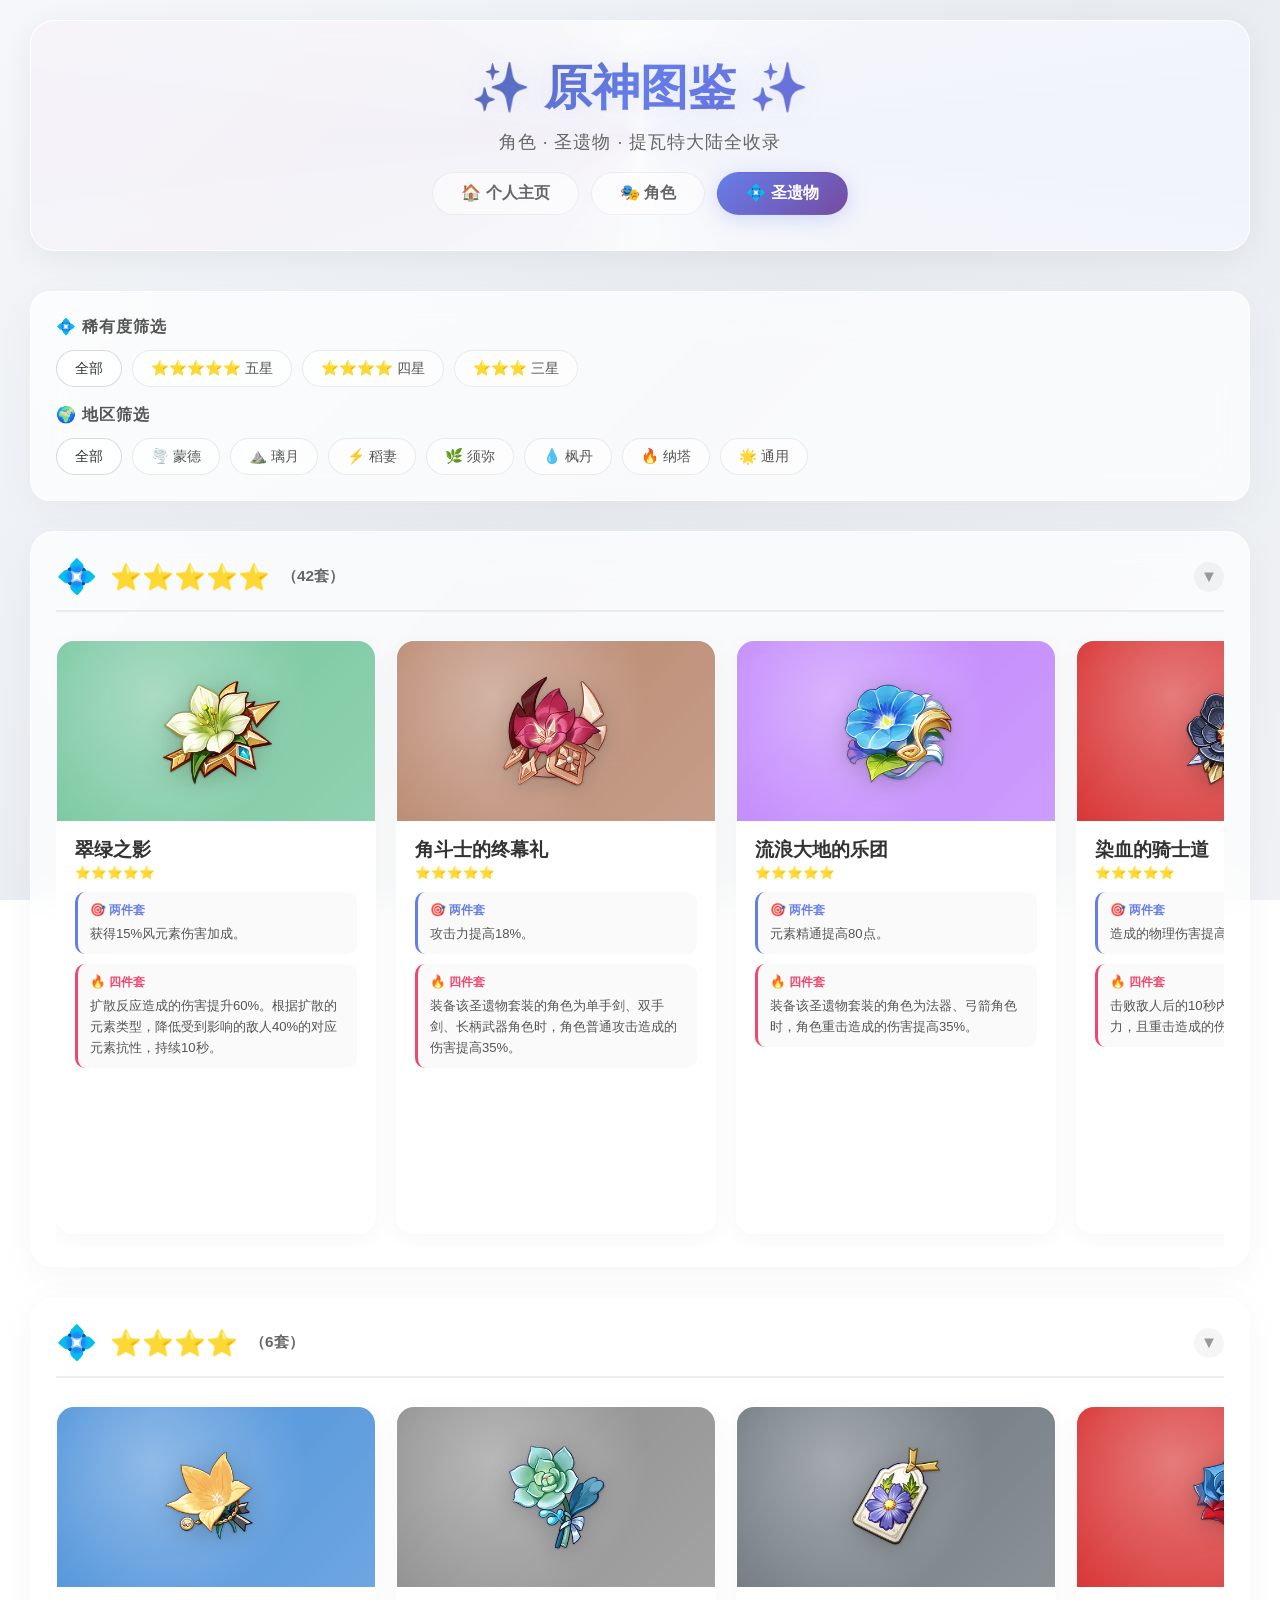
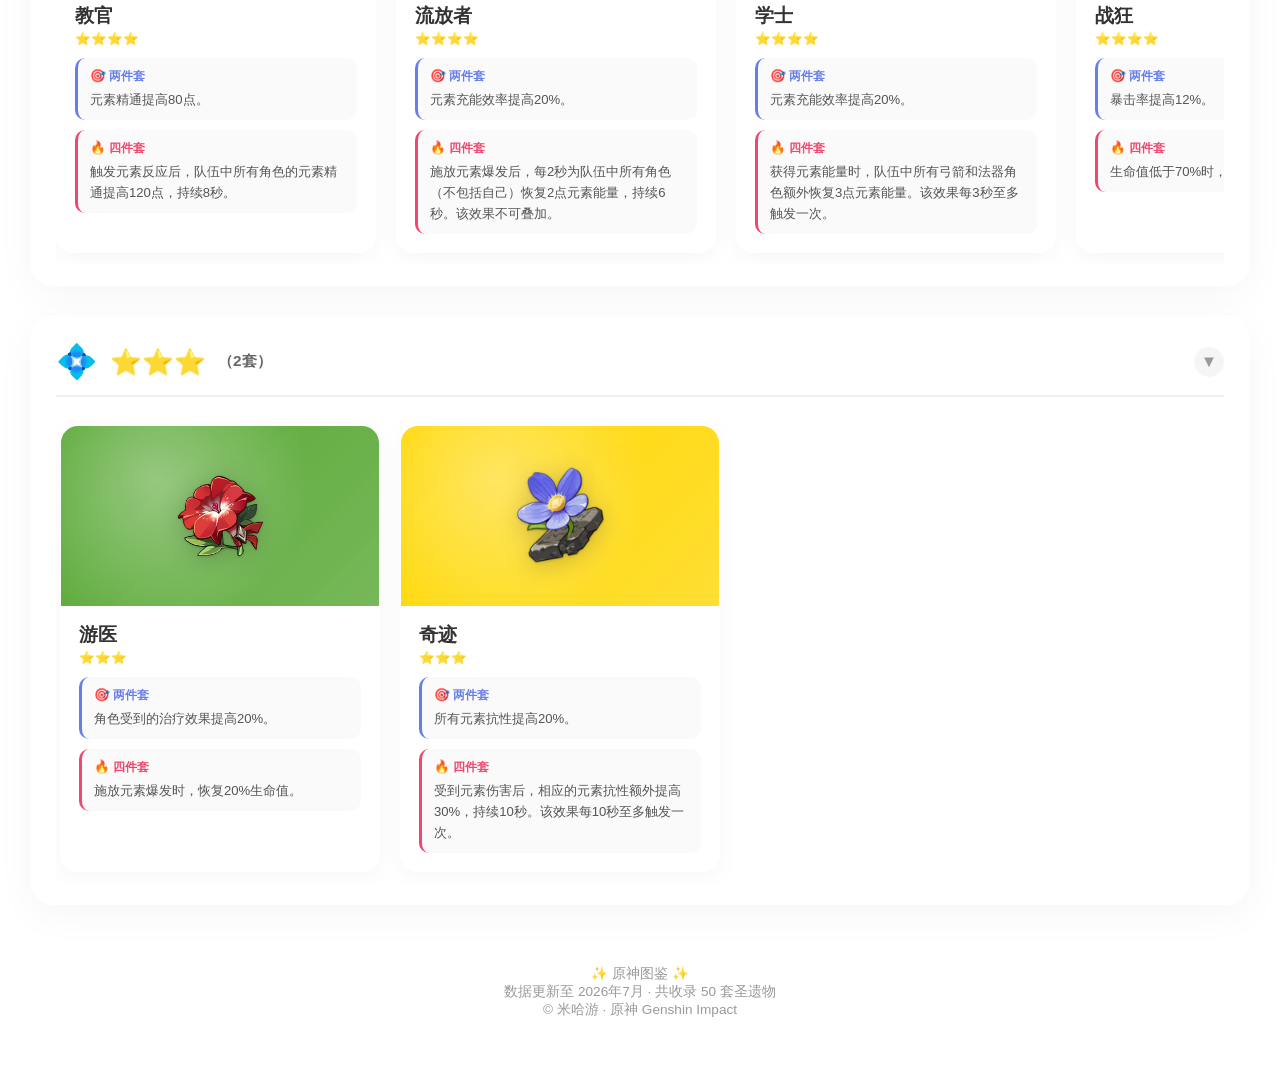
<file: genshin/artifacts.html>
<!DOCTYPE html>
<html lang="zh-CN">
<head>
    <meta charset="UTF-8">
    <meta name="viewport" content="width=device-width, initial-scale=1.0">
    <title>原神图鉴 · 圣遗物</title>
    <link rel="stylesheet" href="../css/style.css">
</head>
<body>
    <div class="container">
        <header>
            <h1>✨ 原神图鉴 ✨</h1>
            <p class="subtitle">角色 · 圣遗物 · 提瓦特大陆全收录</p>
            <div class="nav-tabs">
                <a href="../index.html" class="nav-tab">🏠 个人主页</a>
                <a href="index.html" class="nav-tab">🎭 角色</a>
                <a href="artifacts.html" class="nav-tab active">💠 圣遗物</a>
            </div>
        </header>

        <!-- 筛选区 -->
        <section class="filter-section">
            <div class="filter-group">
                <span class="filter-label">💠 稀有度筛选</span>
                <div class="filter-buttons" id="rarityFilter">
                    <button class="filter-btn reset-btn active" data-filter="all">全部</button>
                    <button class="filter-btn" data-filter="5">⭐⭐⭐⭐⭐ 五星</button>
                    <button class="filter-btn" data-filter="4">⭐⭐⭐⭐ 四星</button>
                    <button class="filter-btn" data-filter="3">⭐⭐⭐ 三星</button>
                </div>
            </div>
            <div class="filter-group">
                <span class="filter-label">🌍 地区筛选</span>
                <div class="filter-buttons" id="regionFilter">
                    <button class="filter-btn reset-btn active" data-filter="all">全部</button>
                    <button class="filter-btn" data-filter="蒙德">🌪️ 蒙德</button>
                    <button class="filter-btn" data-filter="璃月">⛰️ 璃月</button>
                    <button class="filter-btn" data-filter="稻妻">⚡ 稻妻</button>
                    <button class="filter-btn" data-filter="须弥">🌿 须弥</button>
                    <button class="filter-btn" data-filter="枫丹">💧 枫丹</button>
                    <button class="filter-btn" data-filter="纳塔">🔥 纳塔</button>
                    <button class="filter-btn" data-filter="通用">🌟 通用</button>
                </div>
            </div>
        </section>

        <div class="no-results" id="noResults">😢 没有符合条件的圣遗物</div>

        <!-- 圣遗物列表 -->
        <div id="artifactsContainer"></div>

        <footer>
            <p>✨ 原神图鉴 ✨</p>
            <p>数据更新至 2026年7月 · 共收录 <span id="artifactCount"></span> 套圣遗物</p>
            <p>© 米哈游 · 原神 Genshin Impact</p>
        </footer>
    </div>

    <script src="../js/artifacts-data.js"></script>
    <script>
        const container = document.getElementById('artifactsContainer');
        const noResults = document.getElementById('noResults');
        const artifactCount = document.getElementById('artifactCount');

        // 当前筛选状态
        let currentRarity = 'all';
        let currentRegion = 'all';

        // 渲染圣遗物卡片
        function renderArtifacts() {
            const filtered = artifactsData.filter(a => {
                const rarityMatch = currentRarity === 'all' || a.rarity === parseInt(currentRarity);
                const regionMatch = currentRegion === 'all' || a.region === currentRegion;
                return rarityMatch && regionMatch;
            });

            if (filtered.length === 0) {
                container.innerHTML = '';
                noResults.classList.add('show');
                return;
            }
            noResults.classList.remove('show');

            // 按稀有度分组
            const groups = {};
            filtered.forEach(a => {
                const key = a.rarity + '星';
                if (!groups[key]) groups[key] = [];
                groups[key].push(a);
            });

            let html = '';
            const rarityOrder = ['5星', '4星', '3星'];
            rarityOrder.forEach(key => {
                if (!groups[key]) return;
                const starLabel = { '5星': '⭐⭐⭐⭐⭐', '4星': '⭐⭐⭐⭐', '3星': '⭐⭐⭐' };
                const starColor = { '5星': '#ffd700', '4星': '#c084fc', '3星': '#48cae4' };
                html += `
                    <section class="region-section">
                        <h2 class="region-title">
                            <span class="region-icon">💠</span>
                            <span style="color:${starColor[key]}">${starLabel[key]}</span>
                            <span style="color:#666;font-size:0.6em">（${groups[key].length}套）</span>
                            <span class="region-toggle"><span class="region-toggle-icon">▼</span></span>
                        </h2>
                        <div class="region-content">
                            <div class="scroll-wrapper">
                                <button class="scroll-arrow left">‹</button>
                                <div class="characters-scroll">
                `;
                groups[key].forEach(a => {
                    html += `
                        <div class="artifact-card" data-rarity="${a.rarity}" data-region="${a.region}">
                            <div class="artifact-icon" style="background: linear-gradient(135deg, ${a.color}, ${a.color}cc);">
                                ${a.imgUrl ? `<img src="${a.imgUrl}" alt="${a.name}" class="artifact-img">` : `<span class="artifact-emoji">${a.icon}</span>`}
                            </div>
                            <div class="artifact-info">
                                <div class="artifact-name">${a.name}</div>
                                <div class="artifact-rarity" style="color:${starColor[key]}">${starLabel[key]}</div>
                                <div class="artifact-effect">
                                    <div class="effect-label">🎯 两件套</div>
                                    <div class="effect-text">${a.twoPiece}</div>
                                </div>
                                <div class="artifact-effect">
                                    <div class="effect-label">🔥 四件套</div>
                                    <div class="effect-text">${a.fourPiece}</div>
                                </div>
                            </div>
                        </div>
                    `;
                });
                html += `
                                </div>
                                <button class="scroll-arrow right">›</button>
                            </div>
                        </div>
                    </section>
                `;
            });

            container.innerHTML = html;
            artifactCount.textContent = filtered.length;

            // 为每个滚动区域绑定滚动箭头
            document.querySelectorAll('.artifact-card').forEach(card => {
                card.addEventListener('click', function() {
                    this.classList.toggle('collapsed');
                });
            });
        }

        // ===== 筛选按钮 =====
        document.querySelectorAll('#rarityFilter .filter-btn').forEach(btn => {
            btn.addEventListener('click', function() {
                document.querySelectorAll('#rarityFilter .filter-btn').forEach(b => b.classList.remove('active'));
                this.classList.add('active');
                currentRarity = this.getAttribute('data-filter');
                renderArtifacts();
            });
        });

        document.querySelectorAll('#regionFilter .filter-btn').forEach(btn => {
            btn.addEventListener('click', function() {
                document.querySelectorAll('#regionFilter .filter-btn').forEach(b => b.classList.remove('active'));
                this.classList.add('active');
                currentRegion = this.getAttribute('data-filter');
                renderArtifacts();
            });
        });

        // 初始渲染
        renderArtifacts();
    </script>
</body>
</html>
</file>
<file: css/style.css>
* {
            margin: 0;
            padding: 0;
            box-sizing: border-box;
        }

        body {
            font-family: 'Microsoft YaHei', 'Segoe UI', sans-serif;
            background: linear-gradient(135deg, #f5f7fa 0%, #e8ecf1 50%, #f0f2f5 100%);
            min-height: 100vh;
            padding: 20px;
            background-attachment: fixed;
        }

        .container {
            max-width: 100%;
            margin: 0 auto;
            position: relative;
            z-index: 1;
            padding: 0 10px;
        }

        /* ===== Header ===== */
        header {
            text-align: center;
            color: #333;
            margin-bottom: 40px;
            padding: 35px 30px;
            background: rgba(255, 255, 255, 0.75);
            backdrop-filter: blur(20px);
            -webkit-backdrop-filter: blur(20px);
            border-radius: 24px;
            border: 1px solid rgba(255, 255, 255, 0.6);
            box-shadow: 0 8px 32px rgba(0, 0, 0, 0.06);
            position: relative;
            overflow: hidden;
        }
        header::before {
            content: '';
            position: absolute;
            top: -50%;
            left: -50%;
            width: 200%;
            height: 200%;
            background: conic-gradient(from 0deg, transparent, rgba(102,126,234,0.06), transparent, rgba(118,75,162,0.06), transparent);
            animation: headerRotate 20s linear infinite;
        }
        @keyframes headerRotate {
            0% { transform: rotate(0deg); }
            100% { transform: rotate(360deg); }
        }
        header h1, header p { position: relative; z-index: 1; }

        /* ===== 导航标签 ===== */
        .nav-tabs {
            display: flex;
            justify-content: center;
            gap: 12px;
            margin-top: 18px;
            position: relative;
            z-index: 1;
        }
        .nav-tab {
            padding: 10px 28px;
            border-radius: 25px;
            font-size: 1em;
            font-weight: 600;
            cursor: pointer;
            transition: all 0.3s ease;
            text-decoration: none;
            background: rgba(255, 255, 255, 0.5);
            color: #666;
            border: 1px solid rgba(0, 0, 0, 0.06);
        }
        .nav-tab:hover {
            background: rgba(255, 255, 255, 0.8);
            color: #333;
            transform: translateY(-2px);
            box-shadow: 0 4px 12px rgba(0,0,0,0.06);
        }
        .nav-tab.active {
            background: linear-gradient(135deg, #667eea, #764ba2);
            color: white;
            border-color: transparent;
            box-shadow: 0 4px 20px rgba(102, 126, 234, 0.25);
        }

        h1 {
            font-size: 3em;
            margin-bottom: 10px;
            text-shadow: 0 0 30px rgba(102, 126, 234, 0.15);
            background: linear-gradient(135deg, #333, #667eea, #764ba2);
            -webkit-background-clip: text;
            -webkit-text-fill-color: transparent;
            background-clip: text;
        }

        .subtitle {
            font-size: 1.1em;
            color: #666;
            letter-spacing: 1px;
        }

        /* ===== 筛选区 ===== */
        .filter-section {
            background: rgba(255, 255, 255, 0.7);
            backdrop-filter: blur(20px);
            -webkit-backdrop-filter: blur(20px);
            border-radius: 20px;
            padding: 25px;
            margin-bottom: 30px;
            border: 1px solid rgba(255, 255, 255, 0.8);
            box-shadow: 0 10px 40px rgba(0, 0, 0, 0.04);
        }

        .filter-group {
            margin-bottom: 18px;
        }
        .filter-group:last-child {
            margin-bottom: 0;
        }

        .filter-label {
            font-size: 1em;
            font-weight: bold;
            color: #555;
            margin-bottom: 12px;
            display: block;
            letter-spacing: 1px;
        }

        .filter-buttons {
            display: flex;
            flex-wrap: wrap;
            gap: 10px;
        }

        .filter-btn {
            padding: 8px 18px;
            border: 1px solid rgba(0, 0, 0, 0.08);
            background: rgba(255, 255, 255, 0.6);
            color: #555;
            border-radius: 25px;
            cursor: pointer;
            font-size: 0.9em;
            font-weight: 500;
            transition: all 0.3s ease;
        }
        .filter-btn:hover {
            background: rgba(255, 255, 255, 0.9);
            transform: translateY(-2px);
            border-color: rgba(102, 126, 234, 0.3);
            box-shadow: 0 4px 12px rgba(0, 0, 0, 0.06);
        }
        .filter-btn.active {
            background: linear-gradient(135deg, #667eea, #764ba2);
            color: white;
            border-color: transparent;
            box-shadow: 0 4px 20px rgba(102, 126, 234, 0.25);
        }
        .filter-btn.reset-btn {
            border-color: rgba(0, 0, 0, 0.06);
            color: #888;
        }
        .filter-btn.reset-btn:hover {
            background: rgba(255, 255, 255, 0.85);
            color: #333;
        }
        .filter-btn.reset-btn.active {
            background: rgba(255, 255, 255, 0.8);
            color: #333;
            border-color: rgba(0, 0, 0, 0.15);
            box-shadow: none;
        }

        .character-card.hidden {
            display: none;
        }

        .no-results {
            text-align: center;
            padding: 60px 40px;
            color: #999;
            font-size: 1.3em;
            display: none;
            background: rgba(255, 255, 255, 0.5);
            border-radius: 20px;
        }
        .no-results.show {
            display: block;
        }

        /* ===== 全局折叠按钮 ===== */
        .filter-actions {
            display: flex;
            justify-content: flex-end;
            margin-top: 12px;
            gap: 10px;
        }
        .toggle-all-btn {
            padding: 8px 18px;
            border: 1px solid rgba(0, 0, 0, 0.08);
            background: rgba(255, 255, 255, 0.6);
            color: #555;
            border-radius: 25px;
            cursor: pointer;
            font-size: 0.85em;
            font-weight: 500;
            transition: all 0.3s ease;
            display: inline-flex;
            align-items: center;
            gap: 8px;
        }
        .toggle-all-btn:hover {
            background: rgba(255, 255, 255, 0.9);
            transform: translateY(-2px);
            border-color: rgba(102, 126, 234, 0.3);
        }

        /* ===== 快捷问题 ===== */
        .quick-questions {
            margin-bottom: 20px;
            padding: 15px;
            background: rgba(0, 0, 0, 0.03);
            border-radius: 15px;
            border: 1px solid rgba(0, 0, 0, 0.04);
        }
        .quick-q-title {
            font-size: 0.9em;
            font-weight: bold;
            color: #666;
            margin-bottom: 10px;
        }
        .quick-q-grid {
            display: grid;
            grid-template-columns: repeat(2, 1fr);
            gap: 8px;
        }
        .quick-q-btn {
            padding: 8px 12px;
            background: rgba(255, 255, 255, 0.7);
            border: 1px solid rgba(0, 0, 0, 0.06);
            border-radius: 12px;
            color: #555;
            font-size: 0.82em;
            font-weight: 500;
            cursor: pointer;
            transition: all 0.2s;
            text-align: left;
        }
        .quick-q-btn:hover {
            background: white;
            color: #333;
            transform: translateY(-2px);
            border-color: rgba(102, 126, 234, 0.4);
            box-shadow: 0 4px 12px rgba(0, 0, 0, 0.06);
        }

        /* ===== Markdown 渲染 ===== */
        .chat-bubble .code-block {
            background: rgba(0,0,0,0.04);
            border: 1px solid rgba(0,0,0,0.06);
            border-radius: 8px;
            padding: 12px;
            margin: 10px 0;
            overflow-x: auto;
            font-family: 'Courier New', monospace;
            font-size: 0.9em;
        }
        .chat-bubble .inline-code {
            background: rgba(0,0,0,0.04);
            padding: 2px 6px;
            border-radius: 4px;
            font-family: 'Courier New', monospace;
            font-size: 0.9em;
            color: #d63384;
        }
        .chat-bubble .list-item { margin: 5px 0; padding-left: 5px; color: #444; }
        .chat-bubble .list-item.bullet { padding-left: 12px; }
        .chat-bubble .guide-section-title {
            margin: 10px 0 6px 0;
            padding: 6px 10px;
            background: linear-gradient(135deg, rgba(102,126,234,0.08), rgba(118,75,162,0.05));
            border-left: 3px solid #667eea;
            border-radius: 0 8px 8px 0;
            font-weight: bold;
            color: #667eea;
        }
        .chat-bubble .rating-label {
            display: inline-block;
            background: linear-gradient(135deg, rgba(255,215,0,0.2), rgba(255,200,0,0.1));
            padding: 2px 8px;
            border-radius: 8px;
            font-size: 0.9em;
        }
        .chat-bubble strong { font-weight: bold; color: #667eea; }
        .chat-bubble em { font-style: italic; color: #888; }
        .chat-bubble pre { white-space: pre-wrap; word-wrap: break-word; }

        /* ===== 派蒙按钮 ===== */
        .paimon-float-btn {
            position: fixed;
            bottom: 30px;
            right: 30px;
            width: 80px;
            height: 80px;
            border-radius: 50%;
            background: linear-gradient(135deg, rgba(255,245,230,0.95), rgba(255,228,204,0.95));
            border: 3px solid #ffd700;
            box-shadow: 0 8px 30px rgba(0, 0, 0, 0.12), 0 0 0 4px rgba(255,215,0,0.2);
            cursor: grab;
            z-index: 9999;
            display: flex;
            align-items: center;
            justify-content: center;
            transition: box-shadow 0.3s ease, border-color 0.3s ease;
            animation: paimonFloat 3s ease-in-out infinite;
            user-select: none;
            touch-action: none;
        }
        .paimon-float-btn:hover {
            border-color: #ffed4e;
            box-shadow: 0 12px 40px rgba(0, 0, 0, 0.18), 0 0 0 6px rgba(255,215,0,0.3);
        }
        .paimon-float-btn:active { cursor: grabbing; }
        .paimon-float-btn.dragging {
            animation: none !important;
            transition: box-shadow 0.2s ease, border-color 0.2s ease;
            box-shadow: 0 20px 60px rgba(0, 0, 0, 0.18), 0 0 0 8px rgba(255,215,0,0.35);
            border-color: #ffed4e;
            transform: scale(1.08);
        }
        .paimon-float-btn.hidden { opacity: 0; pointer-events: none; }

        @keyframes paimonFloat {
            0%, 100% { transform: translateY(0px); }
            50% { transform: translateY(-8px); }
        }

        /* 像素精灵 */
        .pixel-sprite-container {
            position: relative;
            width: 70px;
            height: 70px;
            display: flex;
            align-items: center;
            justify-content: center;
            image-rendering: pixelated;
            image-rendering: crisp-edges;
        }
        .pixel-sprite {
            width: 70px;
            height: 70px;
            object-fit: cover;
            image-rendering: pixelated;
            image-rendering: crisp-edges;
            transition: transform 0.3s ease;
            z-index: 2;
            position: relative;
            border-radius: 50%;
        }
        .paimon-float-btn:hover .pixel-sprite { transform: scale(1.08); }
        .paimon-float-btn.dragging .pixel-sprite { transform: scale(1.12); }

        .pixel-glare {
            position: absolute;
            inset: 0;
            border-radius: 50%;
            background: linear-gradient(135deg, 
                rgba(255,255,255,0.3) 0%, 
                rgba(255,255,255,0) 50%,
                rgba(255,255,255,0.05) 80%,
                rgba(255,215,0,0.1) 100%);
            pointer-events: none;
            z-index: 3;
        }

        .paimon-status {
            position: absolute;
            top: -2px;
            right: -2px;
            width: 22px;
            height: 22px;
            border-radius: 50%;
            background: white;
            border: 2px solid #ffd700;
            display: flex;
            align-items: center;
            justify-content: center;
            font-size: 0.7em;
            z-index: 10;
            transition: all 0.3s ease;
            box-shadow: 0 2px 8px rgba(0,0,0,0.1);
        }

        .paimon-bubble {
            position: absolute;
            top: -30px;
            left: 50%;
            transform: translateX(-50%);
            background: rgba(255,255,255,0.95);
            color: #333;
            padding: 4px 12px;
            border-radius: 12px;
            font-size: 0.7em;
            white-space: nowrap;
            opacity: 0;
            pointer-events: none;
            transition: all 0.3s ease;
            z-index: 20;
            box-shadow: 0 4px 12px rgba(0,0,0,0.08);
            border: 1px solid rgba(0,0,0,0.06);
        }
        .paimon-bubble::after {
            content: '';
            position: absolute;
            bottom: -6px;
            left: 50%;
            transform: translateX(-50%);
            border-left: 6px solid transparent;
            border-right: 6px solid transparent;
            border-top: 6px solid rgba(255,255,255,0.95);
        }
        .paimon-bubble.show {
            opacity: 1;
            top: -38px;
        }

        .paimon-sprite {
            width: 70px;
            height: 70px;
            border-radius: 50%;
            overflow: hidden;
            display: flex;
            align-items: center;
            justify-content: center;
            image-rendering: pixelated;
            image-rendering: crisp-edges;
            z-index: 2;
            position: relative;
            background: linear-gradient(135deg, rgba(255,245,230,0.95), rgba(255,228,204,0.95));
        }
        .paimon-sprite img {
            width: 100%;
            height: 100%;
            object-fit: cover;
            image-rendering: pixelated;
            image-rendering: crisp-edges;
        }

        .paimon-effect {
            position: absolute;
            inset: -8px;
            border-radius: 50%;
            pointer-events: none;
            z-index: 0;
            opacity: 0;
            transition: opacity 0.3s ease;
        }

        .paimon-float-btn.anim-happy {
            animation: animHappy 0.7s cubic-bezier(0.175, 0.885, 0.32, 1.5) !important;
        }
        @keyframes animHappy {
            0% { transform: translateY(0) scale(1); }
            20% { transform: translateY(-30px) scale(1.2) rotate(-5deg); }
            40% { transform: translateY(-35px) scale(1.25) rotate(3deg); }
            60% { transform: translateY(-10px) scale(1.1) rotate(-2deg); }
            80% { transform: translateY(-5px) scale(1.05); }
            100% { transform: translateY(0) scale(1); }
        }
        .paimon-float-btn.anim-happy .paimon-effect {
            opacity: 1;
            background: radial-gradient(circle, rgba(255,215,0,0.5), transparent 70%);
            animation: happyGlow 0.7s ease;
        }
        @keyframes happyGlow {
            0% { transform: scale(0.5); opacity: 0; }
            30% { opacity: 1; }
            100% { transform: scale(2); opacity: 0; }
        }

        .paimon-float-btn.anim-surprised {
            animation: animSurprised 0.5s ease !important;
        }
        @keyframes animSurprised {
            0% { transform: scale(1); }
            15% { transform: scale(1.3) rotate(-8deg); }
            30% { transform: scale(1.1) rotate(6deg); }
            45% { transform: scale(1.2) rotate(-4deg); }
            60% { transform: scale(0.95) rotate(2deg); }
            80% { transform: scale(1.05); }
            100% { transform: scale(1); }
        }
        .paimon-float-btn.anim-surprised .paimon-effect {
            opacity: 1;
            background: radial-gradient(circle, rgba(255,255,255,0.6), transparent 60%);
            animation: surprisedFlash 0.5s ease;
        }
        @keyframes surprisedFlash {
            0% { transform: scale(0.3); opacity: 1; }
            50% { opacity: 0.8; }
            100% { transform: scale(2.5); opacity: 0; }
        }

        .paimon-float-btn.anim-sleepy {
            animation: animSleepy 3s ease-in-out infinite !important;
            opacity: 0.85;
        }
        @keyframes animSleepy {
            0%, 100% { transform: translateY(0) rotate(0deg); }
            20% { transform: translateY(-3px) rotate(-6deg); }
            40% { transform: translateY(0) rotate(0deg); }
            60% { transform: translateY(-3px) rotate(6deg); }
            80% { transform: translateY(0) rotate(0deg); }
        }

        .paimon-float-btn.dragging {
            animation: animFly 0.15s ease-in-out infinite !important;
        }
        @keyframes animFly {
            0%, 100% { transform: translateY(0) rotate(0deg) scale(1.05); }
            25% { transform: translateY(-4px) rotate(-4deg) scale(1.08); }
            75% { transform: translateY(2px) rotate(3deg) scale(1.08); }
        }
        .paimon-float-btn.dragging .paimon-effect {
            opacity: 1;
            background: radial-gradient(circle, rgba(255,215,0,0.3), transparent 80%);
            animation: flyTrail 0.3s ease-out infinite;
        }
        @keyframes flyTrail {
            0% { transform: scale(0.8); opacity: 0.5; }
            100% { transform: scale(2); opacity: 0; }
        }

        /* ===== 聊天窗口 ===== */
        .chat-window {
            position: fixed;
            width: 380px;
            height: 540px;
            background: rgba(255, 255, 255, 0.92);
            backdrop-filter: blur(20px);
            border-radius: 20px;
            border: 1px solid rgba(255, 255, 255, 0.8);
            box-shadow: 0 15px 50px rgba(0, 0, 0, 0.1);
            display: flex;
            flex-direction: column;
            z-index: 10000;
            opacity: 0;
            transform: scale(0.85) translateY(10px);
            pointer-events: none;
            transition: opacity 0.25s ease, transform 0.25s cubic-bezier(0.175, 0.885, 0.32, 1.275);
            transform-origin: top right;
        }
        .chat-window.open {
            opacity: 1;
            transform: scale(1) translateY(0);
            pointer-events: all;
        }
        .chat-header {
            padding: 20px;
            background: linear-gradient(135deg, #ffd700 0%, #ffed4e 100%);
            color: #333;
            border-radius: 20px 20px 0 0;
            display: flex;
            justify-content: space-between;
            align-items: center;
            font-weight: bold;
            font-size: 1.1em;
        }
        .chat-header-title { display: flex; align-items: center; gap: 10px; }
        .chat-close-btn {
            background: rgba(0, 0, 0, 0.08);
            border: none;
            width: 30px; height: 30px;
            border-radius: 50%;
            cursor: pointer;
            font-size: 1.2em;
            display: flex;
            align-items: center;
            justify-content: center;
            transition: all 0.2s;
        }
        .chat-close-btn:hover { background: rgba(0, 0, 0, 0.15); }
        .chat-messages {
            flex: 1;
            overflow-y: auto;
            padding: 20px;
            display: flex;
            flex-direction: column;
            gap: 15px;
            background: rgba(248, 249, 250, 0.5);
        }
        .chat-message {
            display: flex;
            gap: 10px;
            animation: messageSlideIn 0.3s ease;
        }
        @keyframes messageSlideIn {
            from { opacity: 0; transform: translateY(10px); }
            to { opacity: 1; transform: translateY(0); }
        }
        .chat-message.user { flex-direction: row-reverse; }
        .chat-avatar {
            width: 40px; height: 40px;
            border-radius: 50%; flex-shrink: 0;
            display: flex; align-items: center; justify-content: center;
            font-size: 1.5em;
            box-shadow: 0 2px 8px rgba(0,0,0,0.06);
        }
        .chat-message.user .chat-avatar { background: #667eea; color: white; }
        .chat-message.assistant .chat-avatar {
            background: linear-gradient(135deg, #fff5e6 0%, #ffe4cc 100%);
            border: 2px solid #ffd700;
        }
        .chat-avatar.pixel-avatar {
            width: 40px; height: 40px;
            border-radius: 50%; overflow: hidden;
            background: linear-gradient(135deg, #fff5e6 0%, #ffe4cc 100%);
            border: 2px solid #ffd700;
            display: flex;
            align-items: center;
            justify-content: center;
        }
        .chat-avatar.pixel-avatar img {
            width: 36px; height: 36px;
            object-fit: contain;
            image-rendering: pixelated;
        }
        .chat-bubble {
            max-width: 70%;
            padding: 12px 16px;
            border-radius: 15px;
            line-height: 1.5;
            word-wrap: break-word;
            color: #333;
            font-size: 0.92em;
        }
        .chat-message.user .chat-bubble { 
            background: linear-gradient(135deg, #667eea, #764ba2); 
            color: white;
            border-bottom-right-radius: 5px; 
        }
        .chat-message.assistant .chat-bubble { 
            background: white; 
            border-bottom-left-radius: 5px; 
            box-shadow: 0 2px 8px rgba(0,0,0,0.04);
        }
        .chat-input-area {
            padding: 15px;
            border-top: 1px solid rgba(0,0,0,0.06);
            display: flex;
            gap: 10px;
            background: rgba(255,255,255,0.8);
            border-radius: 0 0 20px 20px;
        }
        .chat-input {
            flex: 1;
            padding: 12px 16px;
            border: 1px solid rgba(0,0,0,0.1);
            border-radius: 25px;
            outline: none;
            font-size: 0.95em;
            background: rgba(255,255,255,0.9);
            color: #333;
            transition: border-color 0.2s;
        }
        .chat-input:focus { border-color: #667eea; box-shadow: 0 0 0 3px rgba(102,126,234,0.1); }
        .chat-input::placeholder { color: #aaa; }
        .chat-search-toggle {
            width: 45px; height: 45px;
            border-radius: 50%;
            background: white;
            border: 1px solid rgba(0,0,0,0.1);
            color: #666;
            font-size: 1.1em;
            cursor: pointer;
            display: flex;
            align-items: center;
            justify-content: center;
            transition: all 0.2s;
            flex-shrink: 0;
            box-shadow: 0 2px 6px rgba(0,0,0,0.06);
        }
        .chat-search-toggle:hover { transform: scale(1.05); border-color: #667eea; color: #667eea; }
        .chat-search-toggle.active {
            background: linear-gradient(135deg, #667eea, #764ba2);
            border-color: transparent;
            box-shadow: 0 4px 12px rgba(102,126,234,0.35);
        }
        .chat-send-btn {
            width: 45px; height: 45px;
            border-radius: 50%;
            background: linear-gradient(135deg, #667eea, #764ba2);
            border: none;
            color: white;
            cursor: pointer;
            display: flex;
            align-items: center;
            justify-content: center;
            transition: all 0.2s;
            flex-shrink: 0;
            box-shadow: 0 4px 12px rgba(102,126,234,0.3);
        }
        .chat-send-btn:hover { transform: scale(1.05); box-shadow: 0 6px 16px rgba(102,126,234,0.4); }
        .chat-send-btn:disabled { background: #ccc; cursor: not-allowed; transform: none; box-shadow: none; }
        .chat-loading { display: flex; gap: 5px; padding: 8px 0; }
        .chat-loading span {
            width: 8px; height: 8px;
            border-radius: 50%;
            background: #bbb;
            animation: loadingDot 1.4s infinite ease-in-out;
        }
        .chat-loading span:nth-child(1) { animation-delay: -0.32s; }
        .chat-loading span:nth-child(2) { animation-delay: -0.16s; }
        @keyframes loadingDot {
            0%, 80%, 100% { transform: scale(0.6); opacity: 0.5; }
            40% { transform: scale(1); opacity: 1; }
        }

        /* ===== 地区容器 ===== */
        .region-section {
            background: rgba(255, 255, 255, 0.7);
            backdrop-filter: blur(20px);
            border-radius: 24px;
            padding: 25px 25px 20px;
            margin-bottom: 30px;
            border: 1px solid rgba(255, 255, 255, 0.8);
            box-shadow: 0 10px 40px rgba(0, 0, 0, 0.04);
            transition: all 0.4s ease;
        }
        .region-title {
            font-size: 1.6em;
            color: #444;
            margin-bottom: 20px;
            padding-bottom: 14px;
            border-bottom: 2px solid rgba(0, 0, 0, 0.06);
            display: flex;
            align-items: center;
            gap: 12px;
            cursor: pointer;
            user-select: none;
            transition: color 0.3s ease;
        }
        .region-title:hover { color: #667eea; }
        .region-icon { font-size: 1.3em; }
        .region-toggle {
            display: inline-flex;
            align-items: center;
            justify-content: center;
            width: 30px; height: 30px;
            border-radius: 50%;
            background: rgba(0, 0, 0, 0.04);
            color: #999;
            font-size: 0.65em;
            transition: all 0.3s ease;
            margin-left: auto;
            flex-shrink: 0;
        }
        .region-title:hover .region-toggle { background: rgba(102, 126, 234, 0.1); color: #667eea; }
        .region-toggle-icon { transition: transform 0.4s ease; display: inline-block; }
        .region-section.collapsed .region-toggle-icon { transform: rotate(-90deg); }
        .region-content {
            overflow: hidden;
            transition: max-height 0.5s ease, opacity 0.4s ease;
            max-height: 2000px;
            opacity: 1;
        }
        .region-section.collapsed .region-content { max-height: 0; opacity: 0; }

        /* ===== 横向滚动 ===== */
        .scroll-wrapper { position: relative; }
        .characters-scroll {
            display: flex;
            gap: 20px;
            overflow-x: auto;
            overflow-y: hidden;
            scroll-snap-type: x mandatory;
            padding: 8px 4px 12px;
            scroll-behavior: smooth;
            -webkit-overflow-scrolling: touch;
        }
        .characters-scroll::-webkit-scrollbar { height: 6px; }
        .characters-scroll::-webkit-scrollbar-track { background: rgba(0, 0, 0, 0.03); border-radius: 3px; }
        .characters-scroll::-webkit-scrollbar-thumb { background: rgba(0, 0, 0, 0.08); border-radius: 3px; }
        .characters-scroll::-webkit-scrollbar-thumb:hover { background: rgba(0, 0, 0, 0.15); }
        .scroll-arrow {
            position: absolute; top: 50%; transform: translateY(-50%);
            width: 40px; height: 40px; border-radius: 50%;
            background: rgba(255, 255, 255, 0.85);
            backdrop-filter: blur(10px);
            border: 1px solid rgba(0, 0, 0, 0.06);
            color: #666;
            cursor: pointer; z-index: 10;
            display: flex; align-items: center; justify-content: center;
            font-size: 1.2em;
            transition: all 0.3s ease;
            opacity: 0;
            box-shadow: 0 4px 12px rgba(0,0,0,0.06);
        }
        .scroll-wrapper:hover .scroll-arrow { opacity: 1; }
        .scroll-arrow:hover {
            background: white;
            color: #333;
            transform: translateY(-50%) scale(1.1);
        }
        .scroll-arrow.left { left: -18px; }
        .scroll-arrow.right { right: -18px; }
        .scroll-arrow.hidden { opacity: 0 !important; pointer-events: none; }

        /* ===== 角色卡片 ===== */
        .character-card {
            flex: 0 0 260px;
            scroll-snap-align: start;
            background: rgba(255, 255, 255, 0.85);
            backdrop-filter: blur(10px);
            border-radius: 18px;
            overflow: hidden;
            border: 1px solid rgba(255, 255, 255, 0.9);
            box-shadow: 0 5px 25px rgba(0, 0, 0, 0.04);
            cursor: pointer;
            transition: all 0.4s cubic-bezier(0.175, 0.885, 0.32, 1.275);
            position: relative;
        }
        .character-card::before {
            content: ''; position: absolute; inset: 0; border-radius: 18px; padding: 1px;
            background: linear-gradient(135deg, rgba(255,255,255,0.8), transparent, rgba(255,255,255,0.3));
            -webkit-mask: linear-gradient(#fff 0 0) content-box, linear-gradient(#fff 0 0);
            -webkit-mask-composite: xor; mask-composite: exclude;
            pointer-events: none; z-index: 1;
        }
        .character-card:hover { transform: translateY(-12px) scale(1.02); box-shadow: 0 20px 50px rgba(0,0,0,0.08); }
        .character-image {
            width: 100%; height: 280px; object-fit: cover;
            transition: transform 0.5s ease, filter 0.4s ease;
            background: linear-gradient(135deg, #e8ecf1, #d0d5dd);
        }
        .character-card:hover .character-image { transform: scale(1.08); }
        .character-info { padding: 16px 18px 14px; }
        .character-name { font-size: 1.3em; font-weight: bold; color: #333; margin-bottom: 4px; }
        .character-title { font-size: 0.78em; color: #999; margin-bottom: 12px; font-style: italic; }
        .character-meta { display: flex; gap: 8px; flex-wrap: wrap; margin-bottom: 8px; }
        .meta-tag { padding: 4px 12px; border-radius: 20px; font-size: 0.78em; font-weight: 500; }
        .element-tag { background: linear-gradient(135deg, #667eea, #764ba2); color: white; }
        .weapon-tag { background: rgba(0,0,0,0.04); color: #666; }
        .character-desc {
            font-size: 0.82em; color: #666; line-height: 1.6;
            max-height: 120px; opacity: 1; margin-top: 12px;
            overflow: hidden; transition: max-height 0.4s ease, opacity 0.3s ease, margin 0.3s ease;
        }
        .character-card.collapsed .character-desc { max-height: 0; opacity: 0; margin-top: 0; padding: 0; }
        .card-expand-hint {
            display: flex; align-items: center; justify-content: center; gap: 6px;
            font-size: 0.72em; color: #aaa;
            margin-top: 6px; padding-top: 8px;
            border-top: 1px solid rgba(0,0,0,0.05);
            transition: all 0.3s ease;
        }
        .character-card:not(.collapsed) .card-expand-hint { border-top-color: rgba(102,126,234,0.2); color: #667eea; }

        /* ===== 圣遗物卡片 ===== */
        .artifact-card {
            flex: 0 0 320px;
            scroll-snap-align: start;
            background: rgba(255, 255, 255, 0.85);
            backdrop-filter: blur(10px);
            border-radius: 18px;
            overflow: hidden;
            border: 1px solid rgba(255, 255, 255, 0.9);
            box-shadow: 0 5px 25px rgba(0, 0, 0, 0.04);
            cursor: pointer;
            transition: all 0.4s cubic-bezier(0.175, 0.885, 0.32, 1.275);
            position: relative;
        }
        .artifact-card:hover {
            transform: translateY(-8px) scale(1.02);
            box-shadow: 0 20px 50px rgba(0,0,0,0.08);
        }
        .artifact-icon {
            width: 100%;
            height: 180px;
            display: flex;
            align-items: center;
            justify-content: center;
            font-size: 5em;
            transition: transform 0.5s ease;
            position: relative;
            overflow: hidden;
        }
        .artifact-icon::after {
            content: '';
            position: absolute;
            inset: 0;
            background: radial-gradient(circle at 30% 30%, rgba(255,255,255,0.35) 0%, transparent 60%);
            pointer-events: none;
        }
        .artifact-card:hover .artifact-icon { transform: scale(1.1); }
        .artifact-img {
            width: 80%;
            height: 80%;
            object-fit: contain;
            position: relative;
            z-index: 1;
            filter: drop-shadow(0 4px 12px rgba(0,0,0,0.2));
        }
        .artifact-emoji {
            position: relative;
            z-index: 1;
            filter: drop-shadow(0 4px 12px rgba(0,0,0,0.2));
            font-size: 1.2em;
        }
        .artifact-info {
            padding: 16px 18px 18px;
        }
        .artifact-name {
            font-size: 1.2em;
            font-weight: bold;
            color: #333;
            margin-bottom: 2px;
        }
        .artifact-rarity {
            font-size: 0.78em;
            margin-bottom: 12px;
        }
        .artifact-effect {
            margin-top: 10px;
            padding: 10px 12px;
            background: rgba(0,0,0,0.02);
            border-radius: 10px;
            border-left: 3px solid #667eea;
        }
        .artifact-effect:last-child {
            border-left-color: #ef476f;
        }
        .effect-label {
            font-size: 0.78em;
            font-weight: bold;
            color: #667eea;
            margin-bottom: 4px;
        }
        .artifact-effect:last-child .effect-label {
            color: #ef476f;
        }
        .effect-text {
            font-size: 0.82em;
            color: #555;
            line-height: 1.6;
        }

        /* 元素高亮 */
        .character-card[data-element="anemo"] { border-color: rgba(116, 198, 157, 0.4); }
        .character-card[data-element="geo"] { border-color: rgba(255, 214, 10, 0.4); }
        .character-card[data-element="electro"] { border-color: rgba(177, 133, 219, 0.4); }
        .character-card[data-element="dendro"] { border-color: rgba(128, 185, 24, 0.4); }
        .character-card[data-element="hydro"] { border-color: rgba(72, 202, 228, 0.4); }
        .character-card[data-element="pyro"] { border-color: rgba(239, 71, 111, 0.4); }
        .character-card[data-element="cryo"] { border-color: rgba(144, 224, 239, 0.4); }
        .element-anemo { background: linear-gradient(135deg, #74c69d, #52b788); }
        .element-geo { background: linear-gradient(135deg, #ffd60a, #ffc300); color: #333; }
        .element-electro { background: linear-gradient(135deg, #b185db, #9d4edd); }
        .element-dendro { background: linear-gradient(135deg, #80b918, #55a630); }
        .element-hydro { background: linear-gradient(135deg, #48cae4, #0096c7); }
        .element-pyro { background: linear-gradient(135deg, #ef476f, #d62828); }
        .element-cryo { background: linear-gradient(135deg, #90e0ef, #48cae4); color: #333; }

        /* ===== 页脚 ===== */
        footer { text-align: center; color: #999; padding: 30px; margin-top: 20px; font-size: 0.85em; }

        /* ===== 响应式 ===== */
        @media (max-width: 768px) {
            body { padding: 12px; }
            h1 { font-size: 2em; }
            .character-card { flex: 0 0 220px; }
            .character-image { height: 220px; }
            .scroll-arrow { display: none; }
            .paimon-float-btn { width: 60px; height: 60px; bottom: 20px; right: 20px; }
            .chat-window { width: calc(100vw - 20px); height: calc(100vh - 100px); bottom: 10px; right: 10px; }
            .quick-q-grid { grid-template-columns: 1fr; }
        }
        @media (max-width: 480px) {
            .character-card { flex: 0 0 180px; }
            .character-image { height: 180px; }
        }

        /* ==========================================================
                   个人网站 / 博客样式（新增）
                   ========================================================== */

        /* ----- 个人主页容器 ----- */
        .site-container {
            max-width: 960px;
            margin: 0 auto;
            position: relative;
            z-index: 1;
            padding: 0 16px;
        }

        /* ----- 顶部导航栏 ----- */
        .site-nav {
            display: flex;
            justify-content: center;
            align-items: center;
            gap: 8px;
            background: rgba(255, 255, 255, 0.75);
            backdrop-filter: blur(20px);
            -webkit-backdrop-filter: blur(20px);
            border-radius: 20px;
            padding: 12px 24px;
            margin-bottom: 40px;
            border: 1px solid rgba(255, 255, 255, 0.6);
            box-shadow: 0 4px 20px rgba(0, 0, 0, 0.04);
            flex-wrap: wrap;
        }
        .site-nav a {
            text-decoration: none;
            color: #666;
            padding: 8px 20px;
            border-radius: 25px;
            font-size: 0.95em;
            font-weight: 600;
            transition: all 0.3s ease;
            border: 1px solid transparent;
        }
        .site-nav a:hover {
            background: rgba(255, 255, 255, 0.6);
            color: #333;
            transform: translateY(-2px);
            border-color: rgba(0, 0, 0, 0.06);
        }
        .site-nav a.active {
            background: linear-gradient(135deg, #667eea, #764ba2);
            color: white;
            box-shadow: 0 4px 20px rgba(102, 126, 234, 0.25);
        }

        /* ----- 英雄区 / 个人简介 ----- */
        .hero {
            text-align: center;
            padding: 60px 30px 50px;
            background: rgba(255, 255, 255, 0.75);
            backdrop-filter: blur(20px);
            -webkit-backdrop-filter: blur(20px);
            border-radius: 28px;
            border: 1px solid rgba(255, 255, 255, 0.6);
            box-shadow: 0 8px 40px rgba(0, 0, 0, 0.05);
            margin-bottom: 40px;
            position: relative;
            overflow: hidden;
        }
        .hero::before {
            content: '';
            position: absolute;
            top: -80%;
            left: -50%;
            width: 200%;
            height: 200%;
            background: conic-gradient(from 0deg, transparent, rgba(102,126,234,0.05), transparent, rgba(118,75,162,0.05), transparent);
            animation: headerRotate 25s linear infinite;
            pointer-events: none;
        }
        .hero > * { position: relative; z-index: 1; }
        .hero-avatar {
            width: 120px;
            height: 120px;
            border-radius: 50%;
            background: linear-gradient(135deg, #667eea, #764ba2);
            display: flex;
            align-items: center;
            justify-content: center;
            font-size: 3.2em;
            margin: 0 auto 20px;
            box-shadow: 0 8px 30px rgba(102, 126, 234, 0.3);
            color: white;
            overflow: hidden;
        }
        .hero-avatar img {
            width: 100%;
            height: 100%;
            object-fit: cover;
            display: block;
        }
        .hero h1 {
            font-size: 2.6em;
            margin-bottom: 8px;
        }
        .hero .tagline {
            font-size: 1.15em;
            color: #888;
            margin-bottom: 20px;
            line-height: 1.6;
        }
        .hero .bio {
            max-width: 600px;
            margin: 0 auto;
            color: #777;
            font-size: 0.95em;
            line-height: 1.8;
        }

        /* ----- 社交链接 ----- */
        .social-links {
            display: flex;
            justify-content: center;
            gap: 16px;
            margin-top: 24px;
        }
        .social-link {
            display: inline-flex;
            align-items: center;
            gap: 6px;
            padding: 10px 20px;
            border-radius: 25px;
            background: rgba(255, 255, 255, 0.6);
            border: 1px solid rgba(0, 0, 0, 0.06);
            color: #555;
            text-decoration: none;
            font-size: 0.9em;
            font-weight: 500;
            transition: all 0.3s ease;
        }
        .social-link:hover {
            background: white;
            color: #333;
            transform: translateY(-3px);
            box-shadow: 0 6px 20px rgba(0, 0, 0, 0.06);
        }

        /* ----- 区块通用 ----- */
        .site-section {
            background: rgba(255, 255, 255, 0.75);
            backdrop-filter: blur(20px);
            -webkit-backdrop-filter: blur(20px);
            border-radius: 24px;
            padding: 35px 30px;
            margin-bottom: 30px;
            border: 1px solid rgba(255, 255, 255, 0.6);
            box-shadow: 0 8px 32px rgba(0, 0, 0, 0.04);
        }
        .site-section-title {
            font-size: 1.5em;
            font-weight: bold;
            color: #444;
            margin-bottom: 24px;
            padding-bottom: 14px;
            border-bottom: 2px solid rgba(0, 0, 0, 0.06);
            display: flex;
            align-items: center;
            gap: 10px;
        }

        /* ----- 博客文章列表 ----- */
        .blog-list { display: flex; flex-direction: column; gap: 20px; }
        .blog-post {
            padding: 20px 24px;
            background: rgba(255, 255, 255, 0.6);
            border-radius: 16px;
            border: 1px solid rgba(0, 0, 0, 0.04);
            transition: all 0.3s ease;
            cursor: pointer;
        }
        .blog-post:hover {
            background: rgba(255, 255, 255, 0.9);
            transform: translateY(-3px);
            box-shadow: 0 8px 24px rgba(0, 0, 0, 0.04);
            border-color: rgba(102, 126, 234, 0.15);
        }
        .blog-post-title {
            font-size: 1.2em;
            font-weight: bold;
            color: #333;
            margin-bottom: 6px;
            display: flex;
            align-items: center;
            gap: 10px;
        }
        .blog-post-meta {
            font-size: 0.82em;
            color: #aaa;
            margin-bottom: 10px;
        }
        .blog-post-summary {
            font-size: 0.9em;
            color: #777;
            line-height: 1.7;
        }
        .blog-post-tags {
            display: flex;
            gap: 6px;
            margin-top: 10px;
            flex-wrap: wrap;
        }
        .blog-post-tag {
            padding: 3px 10px;
            border-radius: 12px;
            font-size: 0.75em;
            background: rgba(102, 126, 234, 0.08);
            color: #667eea;
            font-weight: 500;
        }

        /* ----- 空状态 ----- */
        .empty-state {
            text-align: center;
            padding: 50px 20px;
            color: #bbb;
        }
        .empty-state .empty-icon { font-size: 3em; margin-bottom: 16px; }
        .empty-state p { font-size: 1em; line-height: 1.6; }

        /* ----- 项目卡片网格 ----- */
        .project-grid {
            display: grid;
            grid-template-columns: repeat(auto-fill, minmax(260px, 1fr));
            gap: 20px;
        }
        .project-card {
            background: rgba(255, 255, 255, 0.6);
            border-radius: 16px;
            padding: 24px;
            border: 1px solid rgba(0, 0, 0, 0.04);
            transition: all 0.3s ease;
            text-decoration: none;
            color: inherit;
            display: block;
        }
        .project-card:hover {
            background: rgba(255, 255, 255, 0.9);
            transform: translateY(-4px);
            box-shadow: 0 12px 32px rgba(0, 0, 0, 0.05);
            border-color: rgba(102, 126, 234, 0.15);
        }
        .project-card-icon { font-size: 2.2em; margin-bottom: 12px; }
        .project-card-title {
            font-size: 1.1em;
            font-weight: bold;
            color: #333;
            margin-bottom: 6px;
        }
        .project-card-desc {
            font-size: 0.85em;
            color: #888;
            line-height: 1.6;
        }

        /* ----- 页脚个人站版本 ----- */
        .site-footer {
            text-align: center;
            color: #aaa;
            padding: 30px 20px;
            font-size: 0.85em;
            line-height: 1.8;
        }
        .site-footer a {
            color: #667eea;
            text-decoration: none;
        }
        .site-footer a:hover { text-decoration: underline; }

        /* ----- 响应式微调 ----- */
        @media (max-width: 768px) {
            .hero { padding: 40px 20px 30px; }
            .hero h1 { font-size: 2em; }
            .hero-avatar { width: 90px; height: 90px; font-size: 2.4em; }
            .site-nav a { font-size: 0.85em; padding: 6px 14px; }
            .project-grid { grid-template-columns: 1fr; }
            .blog-post { padding: 16px 18px; }
        }
</file>
